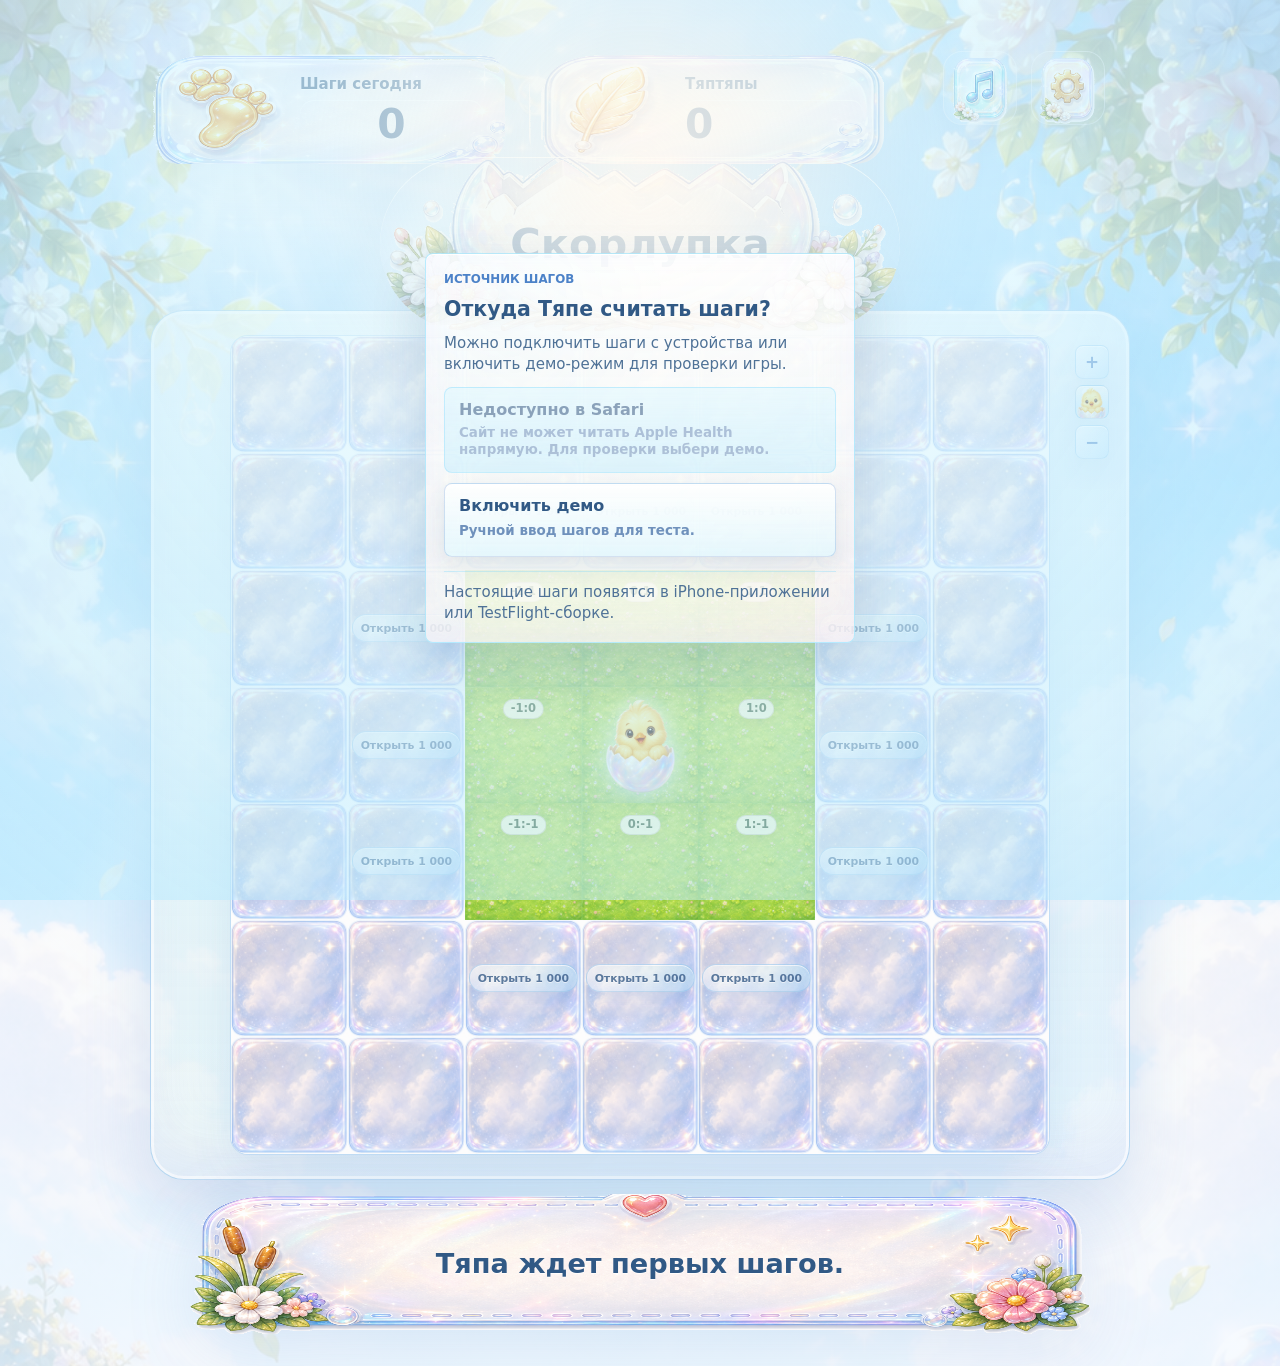
<file: index.html>
<!doctype html>
<html lang="ru">
  <head>
    <meta charset="UTF-8" />
    <meta name="viewport" content="width=device-width, initial-scale=1.0" />
    <title>Тяпа 1.3</title>
    <link rel="icon" type="image/png" href="assets/tyapa-hidden.png" />
    <link rel="preload" as="image" href="assets/ui/shell-home-interior-gag.png" />
    <link rel="stylesheet" href="styles.css?v=1.3.12" />
  </head>
  <body class="loading">
    <div class="loader" id="loader" role="status" aria-live="polite">
      <div class="loader-card">
        <div class="loader-scene" aria-hidden="true">
          <span class="loader-cloud loader-cloud-a"></span>
          <span class="loader-cloud loader-cloud-b"></span>
          <span class="loader-sun"></span>
          <span class="loader-hill loader-hill-back"></span>
          <span class="loader-hill loader-hill-front"></span>
          <span class="loader-path"></span>
          <span class="loader-reed loader-reed-a"></span>
          <span class="loader-reed loader-reed-b"></span>
          <span class="loader-leaf loader-leaf-a"></span>
          <span class="loader-leaf loader-leaf-b"></span>
          <div class="loader-egg">
            <img src="assets/tyapa-hidden.png" alt="" draggable="false" />
            <span class="loader-egg-shine"></span>
          </div>
          <div class="loader-trail">
            <span></span>
            <span></span>
            <span></span>
            <span></span>
            <span></span>
            <span></span>
            <span></span>
            <span></span>
          </div>
        </div>
        <div class="loader-copy">
          <p class="loader-title" id="loaderTitle">Мир просыпается рядом</p>
          <strong class="loader-progress" id="loaderProgress">0%</strong>
          <span class="loader-bar" aria-hidden="true"><span id="loaderBarFill"></span></span>
        </div>
      </div>
    </div>
    <section class="intro-cutscene" id="introCutscene" aria-label="Первое пробуждение Тяпы" hidden>
      <div class="intro-sky" aria-hidden="true">
        <span class="intro-cloud intro-cloud-a"></span>
        <span class="intro-cloud intro-cloud-b"></span>
        <span class="intro-pollen intro-pollen-a"></span>
        <span class="intro-pollen intro-pollen-b"></span>
        <span class="intro-pollen intro-pollen-c"></span>
      </div>
      <div class="intro-stage" aria-hidden="true">
        <span class="intro-backlight"></span>
        <span class="intro-ground"></span>
        <span class="intro-nest"></span>
        <div class="intro-egg">
          <span class="intro-shadow"></span>
          <span class="intro-egg-whole"></span>
          <span class="intro-egg-top"></span>
          <span class="intro-crack-glow"></span>
          <span class="intro-crack-line"></span>
          <span class="intro-impact"></span>
          <span class="intro-leaf"></span>
          <img class="intro-tyapa" src="assets/tyapa-hidden.png" alt="" draggable="false" />
        </div>
      </div>
      <button class="intro-skip" id="introSkipButton" type="button">Пропустить</button>
    </section>
    <main class="app">
      <section class="topbar" aria-label="Панель состояния">
        <div>
          <p class="eyebrow">уютный шагомер</p>
          <h1>Тяпа</h1>
        </div>
        <div class="top-actions">
          <button class="music-switch" id="soundButton" type="button" aria-label="Музыка" aria-pressed="false">
            <span class="switch-icon" aria-hidden="true">♪</span>
            <span class="switch-copy">Музыка</span>
            <span class="switch-state">Выкл</span>
          </button>
          <button class="icon-button" id="settingsButton" type="button" aria-label="Настройки" title="Настройки">
            ⚙
          </button>
        </div>
      </section>

      <section class="stats" aria-label="Счетчики">
        <article class="stat stat-steps inactive">
          <span>Шаги сегодня</span>
          <input id="stepsInput" class="step-input" type="text" inputmode="numeric" autocomplete="off" aria-label="Шаги сегодня" value="0" readonly />
        </article>
        <article class="stat accent stat-coins">
          <span>Тяптяпы</span>
          <input id="coins" class="coin-input" type="text" inputmode="numeric" autocomplete="off" aria-label="Тяптяпы" value="0" />
        </article>
      </section>

      <section class="step-panel" id="permissionPanel" hidden>
        <div>
          <h2>Доступ к шагам</h2>
          <p>
            Подключение проверяет шаги за сегодня и последние семь дней. Если системный мост здоровья недоступен,
            включится тестовое подтверждение для демо.
          </p>
        </div>
        <button id="grantStepsButton" type="button">Подключить Здоровье</button>
      </section>

      <section class="world-shell" aria-label="Игровой мир">
        <div class="world-header" hidden>
          <div>
            <h2>Карта мира</h2>
            <p id="positionLabel">0:0</p>
          </div>
          <button id="restButton" class="secondary" type="button">Скорлупка</button>
        </div>

        <button id="shellButton" class="shell-title-button" type="button" aria-label="Открыть скорлупку" aria-controls="shellHome" aria-expanded="false">
          <span>Скорлупка</span>
        </button>

        <div class="map-stage">
          <div class="map" id="map" aria-label="Карта 7 на 7"></div>
          <div class="zoom-controls" aria-label="Масштаб карты">
            <button id="zoomInButton" type="button" aria-label="Приблизить" title="Приблизить">+</button>
            <button id="centerTyapaButton" class="center-tyapa-button" type="button" aria-label="Центрировать карту на Тяпе" title="Центрировать на Тяпе">
              <img src="assets/tyapa-hidden.png" alt="" draggable="false" />
            </button>
            <button id="zoomOutButton" type="button" aria-label="Отдалить" title="Отдалить">−</button>
          </div>
          <button id="seedCancelButton" class="seed-cancel-button" type="button" hidden aria-label="Выйти из режима посева" title="Выйти из режима посева">
            <span class="seed-cancel-icon" aria-hidden="true">×</span>
            <span>Готово</span>
          </button>
          <section class="shell-home" id="shellHome" aria-label="Домик в скорлупке" hidden>
            <div class="shell-home-shell" aria-hidden="true">
              <span class="shell-crack shell-crack-left"></span>
              <span class="shell-crack shell-crack-right"></span>
            </div>
            <div class="shell-home-room">
              <div class="shell-room-glow" aria-hidden="true"></div>
              <button class="shell-close" id="shellCloseButton" type="button" aria-label="Вернуться к карте" title="Вернуться к карте">
                <span aria-hidden="true">←</span>
              </button>
              <div class="shell-seed-action">
                <button id="seedButton" class="seed-button" type="button" aria-pressed="false" title="&#1055;&#1086;&#1089;&#1077;&#1103;&#1090;&#1100; &#1089;&#1077;&#1084;&#1077;&#1085;&#1072; &#1085;&#1072; &#1090;&#1088;&#1086;&#1087;&#1080;&#1085;&#1082;&#1077;">
                  <span class="seed-icon" aria-hidden="true"></span>
                  <span class="seed-label">&#1055;&#1086;&#1089;&#1077;&#1103;&#1090;&#1100;</span>
                  <span class="seed-price"><span id="seedCost">5</span> &#1090;&#1103;&#1087;</span>
                </button>
              </div>
              <div class="shell-flight-skill">
                <button id="flightSkillButton" class="shell-skill-button" type="button" title="&#1055;&#1086;&#1083;&#1077;&#1090;">
                  <span class="skill-mark" aria-hidden="true"></span>
                  <span class="skill-name">&#1055;&#1086;&#1083;&#1077;&#1090;</span>
                  <strong>&#1091;&#1088;. <span id="flightLevel">0</span></strong>
                </button>
              </div>
              <section class="shell-collection" aria-label="Полочка с находками" aria-disabled="true">
                <h3><span aria-hidden="true">✦</span> Находки</h3>
                <div class="shell-items" id="shellItems"></div>
              </section>
              <section class="shell-diary" aria-label="Дневник Тяпы" aria-disabled="true">
                <h3><span aria-hidden="true">▤</span> Дневник</h3>
                <ol id="shellDiaryEntries"></ol>
              </section>
            </div>
          </section>
        </div>
        <p class="view-label" id="viewLabel" hidden>Окно: 0:0 / мир 365 x 365</p>

        <div class="controls" aria-label="Перемещение" hidden>
          <button class="joy joy-up" data-move="up" type="button" aria-label="Вверх">↑</button>
          <button class="joy joy-left" data-move="left" type="button" aria-label="Влево">←</button>
          <span class="joy-center" aria-hidden="true"></span>
          <button class="joy joy-right" data-move="right" type="button" aria-label="Вправо">→</button>
          <button class="joy joy-down" data-move="down" type="button" aria-label="Вниз">↓</button>
        </div>
      </section>

      <p class="message" id="message" role="status">Тяпа ждет первых шагов.</p>

      <section class="step-source-layer" id="stepSourceLayer" hidden>
        <article class="step-source-card" role="dialog" aria-modal="true" aria-labelledby="stepSourceTitle" aria-describedby="stepSourceText">
          <span class="step-source-kicker">Источник шагов</span>
          <h2 id="stepSourceTitle">Откуда Тяпе считать шаги?</h2>
          <p id="stepSourceText">Можно подключить шаги с устройства или включить демо-режим для проверки игры.</p>
          <div class="step-source-actions">
            <button id="deviceStepsButton" class="step-source-button primary" type="button">
              <strong>Дать доступ к шагам</strong>
              <span>Для телефона с подключенным мостом шагов.</span>
            </button>
            <button id="demoStepsButton" class="step-source-button" type="button">
              <strong>Включить демо</strong>
              <span>Ручной ввод шагов для теста.</span>
            </button>
          </div>
          <p class="step-source-hint" id="stepSourceHint">Это можно поменять позже в настройках.</p>
        </article>
      </section>

      <section class="tutorial-layer" id="tutorialLayer" hidden>
        <article class="tutorial-card" role="dialog" aria-live="polite" aria-labelledby="tutorialTitle">
          <span class="tutorial-kicker" id="tutorialKicker">Обучение</span>
          <h2 id="tutorialTitle">Первый шажок</h2>
          <p id="tutorialText">Тяпа покажет самое важное.</p>
          <div class="tutorial-actions">
            <button class="tutorial-skip" id="tutorialSkipButton" type="button">Пропустить</button>
            <button id="tutorialNextButton" type="button">Дальше</button>
          </div>
        </article>
      </section>
    </main>

    <dialog id="settingsDialog">
      <form method="dialog" class="settings">
        <div class="dialog-head">
          <h2>Настройки</h2>
          <button class="icon-button" value="close" aria-label="Закрыть" title="Закрыть">×</button>
        </div>
        <div class="settings-tabs" role="tablist" aria-label="Разделы настроек">
          <button id="settingsGeneralTab" class="settings-tab" type="button" role="tab" aria-selected="true" aria-controls="settingsGeneralPanel">Настройки</button>
          <button id="settingsStatsTab" class="settings-tab" type="button" role="tab" aria-selected="false" aria-controls="settingsStatsPanel">Статистика</button>
        </div>
        <section id="settingsGeneralPanel" class="settings-panel" role="tabpanel" aria-labelledby="settingsGeneralTab">
          <dl class="settings-list">
            <div class="audio-settings">
              <dt>Звук</dt>
              <dd>
                <button id="sfxToggle" class="settings-toggle" type="button" aria-pressed="true">Звуки: вкл</button>
                <button id="musicToggle" class="settings-toggle" type="button" aria-pressed="false">Музыка: выкл</button>
              </dd>
            </div>
            <div>
              <dt>Доступ к шагам</dt>
              <dd id="permissionStatus">не выдан</dd>
            </div>
            <div class="step-source-settings">
              <dt>Источник шагов</dt>
              <dd>
                <button id="deviceSourceToggle" class="settings-toggle" type="button" aria-pressed="false">Устройство</button>
                <button id="demoSourceToggle" class="settings-toggle" type="button" aria-pressed="false">Демо</button>
              </dd>
            </div>
            <div>
              <dt>Размер мира</dt>
              <dd>365 x 365</dd>
            </div>
            <div>
              <dt>Версия</dt>
              <dd>1.3 прототип</dd>
            </div>
          </dl>
        </section>
        <section id="settingsStatsPanel" class="settings-panel" role="tabpanel" aria-labelledby="settingsStatsTab" hidden>
          <dl class="settings-list statistics-list">
            <div>
              <dt>Тяптяпов сейчас</dt>
              <dd id="statCoinsCurrent">0</dd>
            </div>
            <div>
              <dt>Всего тяптяпов</dt>
              <dd id="statTotalTyaptyaps">0</dd>
            </div>
            <div>
              <dt>На открытие клеток</dt>
              <dd id="statSpentOpenCells">0</dd>
            </div>
            <div>
              <dt>На полеты</dt>
              <dd id="statSpentFlights">0</dd>
            </div>
            <div>
              <dt>На переходы</dt>
              <dd id="statSpentWalking">0</dd>
            </div>
            <div>
              <dt>На посев</dt>
              <dd id="statSpentSeeding">0</dd>
            </div>
            <div>
              <dt>Открыто клеток</dt>
              <dd id="statOpenCells">0</dd>
            </div>
            <div>
              <dt>Полетов</dt>
              <dd id="statFlightsCount">0</dd>
            </div>
            <div>
              <dt>Начислено за 7 дней</dt>
              <dd id="statRecentTyaptyaps">0</dd>
            </div>
            <div>
              <dt>Последнее начисление</dt>
              <dd id="statLastSettlement">пока нет</dd>
            </div>
          </dl>
          <section class="achievement-list" aria-label="Достижения">
            <div id="achievementList"></div>
          </section>
        </section>
        <button id="resetButton" class="danger" type="button">Сбросить прогресс</button>
      </form>
    </dialog>

    <script src="app.js?v=1.3.12"></script>
  </body>
</html>
</file>
<file: styles.css>
:root {
  color-scheme: light;
  --ink: #243034;
  --muted: #68777c;
  --paper: #fff8eb;
  --panel: #ffffff;
  --field: #b9df9a;
  --water: #8cc9e8;
  --forest: #86b77b;
  --closed: #d8d0c0;
  --line: rgba(36, 48, 52, 0.14);
  --accent: #f0b43f;
  --accent-strong: #d98923;
  --danger: #b64242;
  font-family: Inter, ui-sans-serif, system-ui, -apple-system, BlinkMacSystemFont, "Segoe UI", sans-serif;
}

.shell-collection,
.shell-diary {
  pointer-events: none;
}

/* GAG redesign: Gloss And Glass art direction overrides */
:root {
  --ink: #315f9d;
  --muted: #6f91bc;
  --paper: #fffaf1;
  --panel: rgba(255, 255, 255, 0.66);
  --field: #bde987;
  --water: #69d5ff;
  --forest: #75c976;
  --closed: #eef4ff;
  --line: rgba(126, 182, 232, 0.3);
  --accent: #ffd96a;
  --accent-strong: #4c82c8;
  --danger: #df6375;
}

body {
  background:
    radial-gradient(circle at 18% 9%, rgba(255, 255, 255, 0.72), transparent 18%),
    radial-gradient(circle at 88% 18%, rgba(247, 169, 200, 0.18), transparent 18%),
    linear-gradient(180deg, rgba(221, 247, 255, 0.38), rgba(243, 247, 255, 0.72)),
    url("assets/backgrounds/screen-background-open-sky.png") center top / cover,
    #aee7ff;
}

button {
  background:
    linear-gradient(135deg, rgba(255, 255, 255, 0.78), rgba(174, 231, 255, 0.48)),
    linear-gradient(180deg, rgba(255, 255, 255, 0.56), rgba(126, 182, 232, 0.32));
  border: 1px solid rgba(126, 182, 232, 0.46);
  box-shadow:
    inset 0 1px 0 rgba(255, 255, 255, 0.86),
    inset 0 -8px 18px rgba(183, 184, 240, 0.18),
    0 12px 26px rgba(76, 130, 200, 0.16);
  color: #4c82c8;
}

button:hover {
  box-shadow:
    inset 0 1px 0 rgba(255, 255, 255, 0.95),
    inset 0 -8px 18px rgba(183, 184, 240, 0.2),
    0 16px 30px rgba(76, 130, 200, 0.22);
}

.loader {
  background:
    radial-gradient(circle at 50% 30%, rgba(255, 255, 255, 0.62), transparent 30%),
    linear-gradient(180deg, rgba(221, 247, 255, 0.94), rgba(243, 247, 255, 0.9)),
    url("assets/backgrounds/screen-background-open-sky.png") center top / cover,
    #dff7ff;
}

.loader::before {
  background:
    radial-gradient(circle at 14% 16%, rgba(255, 255, 255, 0.86) 0 1px, transparent 2px),
    radial-gradient(circle at 78% 30%, rgba(255, 255, 255, 0.86) 0 1px, transparent 2px),
    linear-gradient(115deg, transparent 0 34%, rgba(255, 255, 255, 0.34) 35% 37%, transparent 38% 100%);
}

.loader-card {
  color: #4c82c8;
  gap: 20px;
}

.loader-scene {
  background:
    radial-gradient(circle at 50% 62%, rgba(255, 255, 255, 0.86), transparent 22%),
    radial-gradient(ellipse at 50% 80%, rgba(105, 213, 255, 0.52), transparent 44%),
    linear-gradient(180deg, rgba(255, 255, 255, 0.42), rgba(221, 247, 255, 0.6));
  border: 1px solid rgba(126, 182, 232, 0.58);
  border-radius: 30px;
  box-shadow:
    inset 0 0 0 2px rgba(255, 255, 255, 0.78),
    inset 0 -18px 36px rgba(183, 184, 240, 0.2),
    0 24px 64px rgba(76, 130, 200, 0.24);
}

.loader-cloud,
.intro-cloud {
  background: rgba(255, 255, 255, 0.9);
  box-shadow:
    22px -8px 0 5px rgba(255, 255, 255, 0.76),
    46px 0 0 0 rgba(255, 255, 255, 0.68),
    0 0 18px rgba(255, 255, 255, 0.72);
}

.loader-sun {
  background:
    radial-gradient(circle at 38% 32%, #fff 0 14%, #fff3b4 15% 44%, rgba(255, 217, 106, 0.2) 45% 100%);
  box-shadow: 0 0 36px rgba(255, 255, 255, 0.8), 0 0 70px rgba(255, 217, 106, 0.38);
}

.loader-hill {
  background: rgba(169, 216, 110, 0.28);
  filter: blur(2px);
}

.loader-path {
  background:
    radial-gradient(circle at 50% 20%, rgba(255, 255, 255, 0.45), transparent 18%),
    linear-gradient(180deg, rgba(105, 213, 255, 0.64), rgba(126, 182, 232, 0.2));
  box-shadow: inset 0 10px 18px rgba(255, 255, 255, 0.4);
}

.loader-reed {
  background: #a9d86e;
}

.loader-leaf,
.intro-leaf {
  background:
    linear-gradient(135deg, rgba(255, 255, 255, 0.58), transparent 42%),
    #a9d86e;
  border-color: rgba(126, 182, 232, 0.18);
}

.loader-egg {
  width: 42%;
}

.loader-egg img {
  filter:
    drop-shadow(0 18px 18px rgba(76, 130, 200, 0.18))
    drop-shadow(0 0 12px rgba(255, 255, 255, 0.7));
}

.loader-trail span {
  background: #ffd96a;
  box-shadow:
    7px -6px 0 -4px #ffd96a,
    -7px -6px 0 -4px #ffd96a,
    0 0 12px rgba(255, 255, 255, 0.7);
}

.loader-copy {
  background: rgba(255, 255, 255, 0.58);
  border: 1px solid rgba(126, 182, 232, 0.42);
  border-radius: 24px;
  box-shadow:
    inset 0 0 0 1px rgba(255, 255, 255, 0.74),
    0 18px 42px rgba(76, 130, 200, 0.18);
}

.loader-title {
  color: #4c82c8;
}

.loader-progress {
  color: #315f9d;
  text-shadow: 0 1px 0 rgba(255, 255, 255, 0.72);
}

.loader-bar {
  background: rgba(126, 182, 232, 0.2);
  box-shadow: inset 0 0 0 1px rgba(255, 255, 255, 0.72);
}

.loader-bar span {
  background: linear-gradient(90deg, #aee7ff, #dccbff, #ffd96a, #f7a9c8);
  box-shadow: 0 0 18px rgba(255, 255, 255, 0.9);
}

.intro-cutscene {
  background:
    radial-gradient(circle at 50% 28%, rgba(255, 255, 255, 0.7), transparent 26%),
    linear-gradient(180deg, rgba(221, 247, 255, 0.96), rgba(243, 247, 255, 0.9)),
    url("assets/backgrounds/screen-background-open-sky.png") center top / cover,
    #dff7ff;
}

.intro-backlight {
  background: radial-gradient(circle, rgba(255, 255, 255, 0.8) 0 12%, rgba(174, 231, 255, 0.36) 28%, transparent 66%);
}

.intro-ground {
  background:
    radial-gradient(ellipse at 50% 45%, rgba(255, 255, 255, 0.58) 0 15%, transparent 16%),
    radial-gradient(ellipse at 50% 70%, rgba(105, 213, 255, 0.22) 0 38%, transparent 39%);
}

.intro-nest {
  background:
    radial-gradient(ellipse at 50% 80%, rgba(255, 255, 255, 0.46) 0 34%, transparent 35%),
    repeating-linear-gradient(166deg, rgba(255, 217, 106, 0.64) 0 7px, rgba(247, 169, 200, 0.36) 8px 13px, transparent 14px 22px),
    repeating-linear-gradient(18deg, rgba(126, 182, 232, 0.34) 0 6px, transparent 7px 16px);
  filter: drop-shadow(0 16px 22px rgba(76, 130, 200, 0.16));
}

.intro-egg-whole,
.intro-egg-top {
  filter:
    drop-shadow(0 18px 20px rgba(76, 130, 200, 0.16))
    drop-shadow(0 0 16px rgba(255, 255, 255, 0.6));
}

.intro-crack-glow {
  background: radial-gradient(ellipse, rgba(255, 255, 255, 0.92) 0 22%, rgba(174, 231, 255, 0.44) 52%, transparent 73%);
}

.intro-skip {
  background: rgba(255, 255, 255, 0.62);
  border-color: rgba(126, 182, 232, 0.46);
  color: #4c82c8;
}

.topbar {
  top: 54px;
}

.top-actions {
  gap: 14px;
}

.icon-button,
.music-switch {
  filter:
    drop-shadow(0 12px 22px rgba(76, 130, 200, 0.18))
    drop-shadow(0 0 8px rgba(255, 255, 255, 0.48));
}

.icon-button.active,
.music-switch.active {
  background: url("assets/ui/sliced/music-button.png") center / contain no-repeat;
}

.stats {
  gap: 18px;
}

.stat {
  filter:
    drop-shadow(0 12px 22px rgba(76, 130, 200, 0.16))
    drop-shadow(0 0 8px rgba(255, 255, 255, 0.6));
}

.stat span {
  color: #4c82c8;
  text-shadow: 0 1px 0 rgba(255, 255, 255, 0.8);
}

.stat strong,
.coin-input,
.step-input {
  color: #315f9d;
  text-shadow: 0 1px 0 rgba(255, 255, 255, 0.76);
}

.coin-input:focus,
.step-input:focus {
  outline-color: rgba(126, 182, 232, 0.72);
}

.step-panel,
.settings,
.tutorial-card,
.dialogue-bubble {
  background: rgba(255, 255, 255, 0.68);
  border: 1px solid rgba(126, 182, 232, 0.38);
  border-radius: 24px;
  box-shadow:
    inset 0 0 0 1px rgba(255, 255, 255, 0.7),
    0 18px 42px rgba(76, 130, 200, 0.16);
}

input {
  background: rgba(255, 255, 255, 0.72);
  border-color: rgba(126, 182, 232, 0.38);
  border-radius: 16px;
  color: #315f9d;
}

.world-shell {
  background:
    radial-gradient(circle at 50% 0%, rgba(255, 255, 255, 0.74), transparent 30%),
    linear-gradient(180deg, rgba(255, 255, 255, 0.58), rgba(221, 247, 255, 0.36));
  border: 1px solid rgba(126, 182, 232, 0.48);
  border-radius: 42px;
  box-shadow:
    inset 0 0 0 2px rgba(255, 255, 255, 0.68),
    inset 0 -22px 42px rgba(183, 184, 240, 0.16),
    0 26px 70px rgba(76, 130, 200, 0.22);
}

.world-shell::before {
  color: #4c82c8;
  content: "Скорлупка";
  filter:
    drop-shadow(0 18px 24px rgba(76, 130, 200, 0.18))
    drop-shadow(0 0 12px rgba(255, 255, 255, 0.7));
  text-shadow:
    0 1px 0 rgba(255, 255, 255, 0.9),
    0 0 16px rgba(174, 231, 255, 0.6);
}

.shell-map-button {
  background:
    radial-gradient(circle at 34% 26%, rgba(255, 255, 255, 0.86) 0 18%, transparent 19%),
    linear-gradient(145deg, rgba(255, 255, 255, 0.68), rgba(174, 231, 255, 0.36));
  border: 1px solid rgba(126, 182, 232, 0.5);
  box-shadow:
    inset 0 0 0 2px rgba(255, 255, 255, 0.78),
    0 16px 30px rgba(76, 130, 200, 0.2);
}

.shell-button-icon,
.tyapa-sprite,
.tyapa-traveler img,
.intro-tyapa {
  filter:
    drop-shadow(0 12px 18px rgba(76, 130, 200, 0.2))
    drop-shadow(0 0 8px rgba(255, 255, 255, 0.72));
}

.map {
  background:
    linear-gradient(135deg, rgba(255, 255, 255, 0.45), rgba(221, 247, 255, 0.2));
  border: 1px solid rgba(126, 182, 232, 0.44);
  border-radius: 28px;
  box-shadow:
    inset 0 0 0 2px rgba(255, 255, 255, 0.56),
    0 18px 44px rgba(76, 130, 200, 0.18);
}

.tile::after {
  display: none;
}

.tile.current {
  filter: none;
}

.zoom-controls {
  right: -58px;
}

.zoom-controls button,
.open-button,
.settings-toggle {
  background:
    radial-gradient(circle at 34% 28%, rgba(255, 255, 255, 0.82) 0 16%, transparent 17%),
    linear-gradient(145deg, rgba(255, 255, 255, 0.7), rgba(174, 231, 255, 0.42));
  border: 1px solid rgba(126, 182, 232, 0.5);
  color: #4c82c8;
}

.open-button.affordable,
.open-button.corner-open {
  background:
    radial-gradient(circle at 34% 28%, rgba(255, 255, 255, 0.86) 0 16%, transparent 17%),
    linear-gradient(145deg, rgba(255, 217, 106, 0.86), rgba(247, 169, 200, 0.44));
  color: #315f9d;
}

.open-button.muted {
  background: rgba(255, 255, 255, 0.44);
  color: rgba(76, 130, 200, 0.56);
}

.trail {
  --trail-core: rgba(255, 239, 194, 0.72);
  --trail-edge: rgba(205, 222, 128, 0.52);
  --trail-shadow: rgba(130, 176, 82, 0.12);
  --trail-spark: rgba(255, 255, 250, 0.78);
  --trail-pearl: rgba(220, 203, 255, 0.58);
  --trail-gold: rgba(255, 217, 106, 0.4);
}

.trail-weak {
  --trail-core: rgba(255, 239, 194, 0.26);
  --trail-edge: rgba(205, 222, 128, 0.18);
  --trail-pearl: rgba(220, 203, 255, 0.2);
  --trail-gold: rgba(255, 217, 106, 0.14);
}

.trail-light {
  --trail-core: rgba(255, 239, 194, 0.48);
  --trail-edge: rgba(205, 222, 128, 0.32);
  --trail-pearl: rgba(220, 203, 255, 0.34);
  --trail-gold: rgba(255, 217, 106, 0.22);
}

.trail-medium {
  --trail-core: rgba(255, 239, 194, 0.66);
  --trail-edge: rgba(205, 222, 128, 0.48);
  --trail-pearl: rgba(220, 203, 255, 0.48);
  --trail-gold: rgba(255, 217, 106, 0.32);
}

.trail-strong {
  --trail-core: rgba(255, 239, 194, 0.82);
  --trail-edge: rgba(205, 222, 128, 0.56);
  --trail-pearl: rgba(220, 203, 255, 0.58);
  --trail-gold: rgba(255, 217, 106, 0.4);
}

.biome-blend {
  filter: blur(clamp(7px, 0.95vw, 12px));
  mix-blend-mode: screen;
}

.detail-reeds,
.detail-shrubs {
  filter: saturate(1.2) brightness(1.08);
}

.duck {
  animation: gagTyapaIdle 2.8s ease-in-out infinite;
}

.duck.resting {
  animation: gagShellRest 3.2s ease-in-out infinite;
}

.tyapa-sprite {
  max-height: 118px;
}

.tyapa-traveler img {
  height: 86%;
  max-height: 118px;
  max-width: 78%;
}

.map-character-sprite {
  filter:
    drop-shadow(0 10px 14px rgba(76, 130, 200, 0.18))
    drop-shadow(0 0 7px rgba(255, 255, 255, 0.64));
}

.dialogue-overlay {
  color: #315f9d;
}

.dialogue-bubble {
  color: #315f9d;
}

.character-portrait span {
  background:
    radial-gradient(ellipse at 38% 20%, rgba(255, 255, 255, 0.7) 0 16%, transparent 17%),
    linear-gradient(145deg, rgba(221, 247, 255, 0.88), rgba(220, 203, 255, 0.58));
  border-color: rgba(126, 182, 232, 0.42);
}

.family-overlay {
  background: #f3f7ff;
}

.family-continue {
  background:
    linear-gradient(145deg, rgba(255, 255, 255, 0.82), rgba(174, 231, 255, 0.5));
  color: #4c82c8;
}

.message {
  color: #315f9d;
  filter:
    drop-shadow(0 18px 32px rgba(76, 130, 200, 0.18))
    drop-shadow(0 0 8px rgba(255, 255, 255, 0.62));
  text-shadow: 0 1px 0 rgba(255, 255, 255, 0.78);
}

.shell-home {
  background:
    radial-gradient(circle at 50% 18%, rgba(255, 255, 255, 0.78), transparent 26%),
    radial-gradient(ellipse at 50% 78%, rgba(105, 213, 255, 0.18), transparent 44%),
    linear-gradient(180deg, rgba(221, 247, 255, 0.78), rgba(243, 247, 255, 0.86));
  border-radius: 28px;
}

.shell-home::before,
.shell-home::after {
  content: "";
  pointer-events: none;
  position: absolute;
  z-index: 0;
}

.shell-home::before {
  background:
    radial-gradient(circle at 22% 76%, rgba(247, 169, 200, 0.26), transparent 15%),
    radial-gradient(circle at 80% 18%, rgba(174, 231, 255, 0.28), transparent 14%);
  inset: 0;
}

.shell-home::after {
  background:
    radial-gradient(circle at 12% 22%, rgba(255, 255, 255, 0.9) 0 1px, transparent 2px),
    radial-gradient(circle at 72% 30%, rgba(255, 255, 255, 0.9) 0 1px, transparent 2px),
    radial-gradient(circle at 86% 78%, rgba(255, 255, 255, 0.8) 0 1px, transparent 2px);
  inset: 0;
}

.shell-home-shell {
  background:
    radial-gradient(ellipse at 44% 22%, rgba(255, 255, 255, 0.92) 0 16%, transparent 17%),
    radial-gradient(circle at 28% 58%, rgba(174, 231, 255, 0.22) 0 4%, transparent 5%),
    radial-gradient(circle at 70% 44%, rgba(247, 169, 200, 0.18) 0 5%, transparent 6%),
    linear-gradient(125deg, rgba(255, 255, 255, 0.96), rgba(221, 247, 255, 0.72), rgba(220, 203, 255, 0.62));
  border-color: rgba(255, 255, 255, 0.76);
  box-shadow:
    inset -22px -28px 0 rgba(183, 184, 240, 0.12),
    inset 16px 14px 0 rgba(255, 255, 255, 0.42),
    0 28px 54px rgba(76, 130, 200, 0.22);
}

.shell-home-room {
  background:
    radial-gradient(ellipse at 50% 83%, rgba(169, 216, 110, 0.22) 0 19%, transparent 20%),
    radial-gradient(ellipse at 50% 58%, rgba(255, 255, 255, 0.76) 0 35%, rgba(221, 247, 255, 0.64) 69%, rgba(220, 203, 255, 0.28));
  box-shadow:
    inset 0 0 0 2px rgba(255, 255, 255, 0.56),
    inset 0 -22px 40px rgba(183, 184, 240, 0.18);
}

.shell-home-room::before {
  background:
    linear-gradient(90deg, transparent, rgba(126, 182, 232, 0.18), transparent),
    radial-gradient(ellipse at 50% 100%, rgba(105, 213, 255, 0.2) 0 28%, transparent 29%);
}

.shell-room-glow {
  background:
    radial-gradient(circle at 50% 22%, rgba(255, 255, 255, 0.82) 0 12%, transparent 34%),
    radial-gradient(ellipse at 50% 62%, rgba(174, 231, 255, 0.32) 0 28%, transparent 60%);
}

.shell-close {
  background:
    radial-gradient(circle at 38% 30%, rgba(255, 255, 255, 0.9) 0 16%, transparent 17%),
    linear-gradient(145deg, rgba(221, 247, 255, 0.88), rgba(220, 203, 255, 0.6));
  border: 1px solid rgba(126, 182, 232, 0.42);
  color: #4c82c8;
}

.shell-nest::before {
  background: radial-gradient(ellipse at 50% 58%, rgba(76, 130, 200, 0.14) 0 52%, transparent 54%);
}

.seed-button {
  background:
    radial-gradient(circle at 26% 18%, rgba(255, 255, 255, 0.82) 0 8%, transparent 9%),
    linear-gradient(145deg, rgba(255, 255, 255, 0.72), rgba(169, 216, 110, 0.46));
  border-color: rgba(126, 182, 232, 0.44);
  border-radius: 18px;
  color: #315f9d;
}

.seed-button.active {
  background:
    radial-gradient(circle at 26% 18%, rgba(255, 255, 255, 0.82) 0 8%, transparent 9%),
    linear-gradient(145deg, rgba(221, 247, 255, 0.84), rgba(255, 217, 106, 0.54));
  color: #315f9d;
}

.seed-icon {
  background:
    radial-gradient(ellipse at 42% 34%, #fff 0 17%, transparent 18%),
    radial-gradient(ellipse at 48% 56%, #ffd96a 0 58%, #f6a23a 61% 100%);
}

.shell-room-title {
  color: #4c82c8;
}

.shell-room-title span,
.shell-collection,
.shell-diary {
  background: rgba(255, 255, 255, 0.62);
  border: 1px solid rgba(126, 182, 232, 0.38);
  border-radius: 20px;
  box-shadow:
    inset 0 0 0 1px rgba(255, 255, 255, 0.72),
    0 14px 26px rgba(76, 130, 200, 0.14);
  color: #315f9d;
}

.shell-items::after {
  background: linear-gradient(180deg, rgba(174, 231, 255, 0.52), rgba(126, 182, 232, 0.34));
}

.shell-item-icon {
  border-color: rgba(126, 182, 232, 0.28);
  box-shadow:
    inset 0 2px 0 rgba(255, 255, 255, 0.66),
    inset -4px -5px 0 rgba(183, 184, 240, 0.14);
}

.shell-diary-entry {
  border-top-color: rgba(126, 182, 232, 0.22);
}

.shell-diary-entry time,
.shell-empty {
  color: rgba(49, 95, 157, 0.62);
}

.tutorial-layer.is-blocking {
  background: rgba(76, 130, 200, 0.14);
  backdrop-filter: blur(5px);
}

.tutorial-kicker {
  color: #4c82c8;
}

.tutorial-card p {
  color: #5f79a5;
}

.tutorial-skip {
  background: rgba(255, 255, 255, 0.56);
  color: #4c82c8;
}

.map.tutorial-focus,
.stats.tutorial-focus .stat,
.zoom-controls.tutorial-focus,
.seed-button.tutorial-focus {
  outline-color: rgba(255, 255, 255, 0.95);
  box-shadow: 0 0 0 5px rgba(174, 231, 255, 0.42), 0 0 28px rgba(255, 255, 255, 0.78);
}

.tile.tutorial-target::before,
.map.seed-mode .tile.seedable::before {
  border-color: rgba(255, 255, 255, 0.98);
  box-shadow:
    0 0 0 3px rgba(174, 231, 255, 0.52),
    0 0 28px rgba(255, 255, 255, 0.76);
}

dialog::backdrop {
  background: rgba(76, 130, 200, 0.24);
  backdrop-filter: blur(8px);
}

.settings-toggle[aria-pressed="true"] {
  background:
    radial-gradient(circle at 34% 28%, rgba(255, 255, 255, 0.82) 0 16%, transparent 17%),
    linear-gradient(145deg, rgba(174, 231, 255, 0.82), rgba(169, 216, 110, 0.46));
  color: #315f9d;
}

.danger {
  background:
    linear-gradient(145deg, rgba(255, 255, 255, 0.78), rgba(247, 169, 200, 0.42));
  color: #df6375;
}

@keyframes gagTyapaIdle {
  0%, 100% {
    transform: translateY(0) scale(1);
  }

  50% {
    transform: translateY(-3px) scale(1.015);
  }
}

@keyframes gagShellRest {
  0%, 100% {
    transform: translateY(0) rotate(-1deg);
  }

  50% {
    transform: translateY(-2px) rotate(1deg);
  }
}

@media (max-width: 640px) {
  .topbar {
    top: auto;
  }

  .icon-button,
  .music-switch {
    width: 48px;
  }

  .stat {
    min-height: 62px;
    padding: 13px 8px 8px 63px;
  }

  .stat-steps {
    padding-left: 62px;
  }

  .world-shell {
    border-radius: 24px;
    margin-top: 58px;
    padding: 9px;
  }

  .world-shell::before {
    height: 80px;
    top: -72px;
    width: min(248px, 68vw);
  }

  .map {
    border-radius: 18px;
  }

  .message {
    min-height: 78px;
    padding: 18px 32px 17px;
  }

  .shell-home {
    border-radius: 18px;
  }
}

* {
  box-sizing: border-box;
}

[hidden] {
  display: none !important;
}

body {
  margin: 0;
  min-height: 100vh;
  background:
    linear-gradient(180deg, rgba(255, 255, 255, 0.08), rgba(237, 187, 105, 0.24)),
    url("assets/backgrounds/screen-background-open-sky.png") center top / cover,
    #9fdaf4;
  color: var(--ink);
  overflow-x: hidden;
}

body.loading .app {
  visibility: hidden;
}

body.intro-playing {
  overflow: hidden;
}

.loader {
  align-items: center;
  background:
    linear-gradient(180deg, rgba(130, 205, 235, 0.92) 0 44%, rgba(189, 223, 148, 0.95) 45% 100%),
    url("assets/backgrounds/screen-background-open-sky.png") center top / cover,
    #dff4ff;
  display: grid;
  inset: 0;
  justify-items: center;
  overflow: hidden;
  opacity: 1;
  padding: 24px;
  position: fixed;
  transition: opacity 0.38s ease, visibility 0.38s ease;
  visibility: visible;
  z-index: 1000;
}

.loader::before {
  background:
    linear-gradient(135deg, rgba(255, 250, 229, 0.46) 0 18%, transparent 18% 100%),
    linear-gradient(45deg, transparent 0 34%, rgba(255, 255, 255, 0.2) 34% 36%, transparent 36% 100%);
  content: "";
  inset: 0;
  opacity: 0.72;
  position: absolute;
  pointer-events: none;
}

.loader.done {
  opacity: 0;
  pointer-events: none;
  visibility: hidden;
}

.loader-card {
  align-items: center;
  color: #5a3219;
  display: grid;
  gap: 18px;
  justify-items: center;
  position: relative;
  text-align: center;
  width: min(430px, calc(100vw - 40px));
  z-index: 1;
}

.loader-scene {
  aspect-ratio: 1.16 / 1;
  background:
    linear-gradient(180deg, rgba(133, 207, 236, 0.78) 0 44%, rgba(186, 224, 143, 0.95) 45% 100%);
  border: 2px solid rgba(255, 250, 231, 0.62);
  border-radius: 8px;
  box-shadow:
    inset 0 0 0 1px rgba(81, 117, 78, 0.08),
    0 22px 58px rgba(80, 95, 72, 0.22);
  overflow: hidden;
  position: relative;
  width: min(350px, 82vw);
}

.loader-cloud,
.intro-cloud {
  background: rgba(255, 255, 255, 0.86);
  border-radius: 999px;
  box-shadow:
    22px -8px 0 5px rgba(255, 255, 255, 0.78),
    46px 0 0 0 rgba(255, 255, 255, 0.72);
  height: 20px;
  position: absolute;
  width: 46px;
}

.loader-cloud-a {
  animation: loaderCloud 7.2s ease-in-out infinite;
  left: 10%;
  top: 16%;
}

.loader-cloud-b {
  animation: loaderCloud 8.4s ease-in-out infinite reverse;
  right: 19%;
  scale: 0.72;
  top: 25%;
}

.loader-sun {
  background:
    radial-gradient(circle at 38% 34%, #fff8cc 0 18%, #f2c65b 19% 68%, rgba(242, 198, 91, 0.16) 70% 100%);
  border-radius: 50%;
  height: 58px;
  position: absolute;
  right: 12%;
  top: 12%;
  width: 58px;
}

.loader-hill {
  border-radius: 50% 50% 0 0 / 100% 100% 0 0;
  bottom: 23%;
  height: 36%;
  position: absolute;
}

.loader-hill-back {
  background: rgba(130, 182, 111, 0.8);
  left: -12%;
  width: 76%;
}

.loader-hill-front {
  background: rgba(99, 165, 104, 0.72);
  right: -20%;
  width: 88%;
}

.loader-path {
  background:
    linear-gradient(90deg, transparent 0 8%, rgba(116, 81, 42, 0.12) 9% 12%, transparent 13% 100%),
    linear-gradient(180deg, #e9c98c, #c6924f);
  border-radius: 48% 52% 0 0 / 100% 100% 0 0;
  bottom: -6%;
  box-shadow: inset 0 12px 0 rgba(255, 255, 255, 0.16);
  height: 45%;
  left: 34%;
  position: absolute;
  transform: perspective(170px) rotateX(48deg);
  transform-origin: 50% 100%;
  width: 32%;
}

.loader-reed {
  background: #477f4a;
  border-radius: 999px;
  bottom: 17%;
  height: 42px;
  position: absolute;
  transform-origin: 50% 100%;
  width: 4px;
}

.loader-reed::before,
.loader-reed::after {
  background: #5d9852;
  border-radius: 999px 999px 0 999px;
  content: "";
  height: 22px;
  position: absolute;
  top: 10px;
  width: 9px;
}

.loader-reed::before {
  right: 1px;
  transform: rotate(-44deg);
  transform-origin: 100% 100%;
}

.loader-reed::after {
  left: 1px;
  transform: rotate(42deg);
  transform-origin: 0 100%;
}

.loader-reed-a {
  left: 15%;
  transform: rotate(-8deg);
}

.loader-reed-b {
  right: 17%;
  transform: rotate(9deg) scale(0.86);
}

.loader-leaf,
.intro-leaf {
  background:
    linear-gradient(135deg, rgba(255, 255, 255, 0.38), transparent 42%),
    #6fb36d;
  border: 1px solid rgba(48, 91, 49, 0.22);
  border-radius: 90% 6% 78% 16%;
  box-shadow: inset -5px -5px 0 rgba(43, 105, 49, 0.13);
  height: 28px;
  position: absolute;
  width: 42px;
}

.loader-leaf::after,
.intro-leaf::after {
  background: rgba(49, 97, 42, 0.42);
  border-radius: 999px;
  content: "";
  height: 2px;
  left: 8px;
  position: absolute;
  top: 13px;
  transform: rotate(-20deg);
  width: 26px;
}

.loader-leaf-a {
  animation: loaderLeaf 4.8s ease-in-out infinite;
  left: 16%;
  top: 37%;
}

.loader-leaf-b {
  animation: loaderLeaf 5.7s ease-in-out infinite reverse;
  right: 14%;
  top: 51%;
  transform: scale(0.72) rotate(22deg);
}

.loader-egg {
  animation: loaderEggBob 2.2s ease-in-out infinite;
  bottom: 16%;
  display: grid;
  left: 50%;
  place-items: center;
  position: absolute;
  transform: translateX(-50%);
  width: 34%;
  z-index: 3;
}

.loader-egg img {
  display: block;
  filter: drop-shadow(0 14px 16px rgba(77, 77, 50, 0.26));
  width: 100%;
}

.loader-egg-shine {
  background: rgba(255, 255, 255, 0.55);
  border-radius: 50%;
  height: 18%;
  left: 28%;
  position: absolute;
  top: 17%;
  transform: rotate(-18deg);
  width: 12%;
}

.loader-trail {
  inset: 0;
  position: absolute;
  z-index: 4;
}

.loader-trail span {
  --x: 50%;
  --y: 50%;
  --r: 0deg;
  animation: pawStep 1.45s ease-in-out infinite;
  background: #d98923;
  border-radius: 56% 44% 58% 42%;
  box-shadow:
    7px -6px 0 -4px #d98923,
    -7px -6px 0 -4px #d98923;
  height: 14px;
  left: var(--x);
  opacity: 0.28;
  position: absolute;
  top: var(--y);
  transform: translate(-50%, -50%) rotate(var(--r));
  transform-origin: 50% 50%;
  width: 14px;
}

.loader-trail span:nth-child(1) { --x: 38%; --y: 83%; --r: -18deg; animation-delay: 0s; }
.loader-trail span:nth-child(2) { --x: 56%; --y: 78%; --r: 12deg; animation-delay: 0.12s; }
.loader-trail span:nth-child(3) { --x: 42%; --y: 70%; --r: -14deg; animation-delay: 0.24s; }
.loader-trail span:nth-child(4) { --x: 58%; --y: 64%; --r: 14deg; animation-delay: 0.36s; }
.loader-trail span:nth-child(5) { --x: 45%; --y: 57%; --r: -12deg; animation-delay: 0.48s; }
.loader-trail span:nth-child(6) { --x: 57%; --y: 51%; --r: 13deg; animation-delay: 0.6s; }
.loader-trail span:nth-child(7) { --x: 47%; --y: 45%; --r: -8deg; animation-delay: 0.72s; }
.loader-trail span:nth-child(8) { --x: 54%; --y: 40%; --r: 9deg; animation-delay: 0.84s; }

@keyframes pawStep {
  0%, 100% {
    opacity: 0.26;
    scale: 0.78;
  }

  45% {
    opacity: 1;
    scale: 1;
  }
}

.loader-copy {
  align-items: center;
  background: rgba(255, 248, 235, 0.84);
  border: 1px solid rgba(122, 86, 26, 0.1);
  border-radius: 8px;
  box-shadow: 0 16px 34px rgba(82, 95, 76, 0.14);
  display: grid;
  gap: 8px;
  justify-items: center;
  padding: 14px 18px 16px;
  width: min(340px, 100%);
}

.loader-title {
  font-size: 1.05rem;
  font-weight: 900;
}

.loader-progress {
  font-size: 1.6rem;
  font-variant-numeric: tabular-nums;
  line-height: 1;
}

.loader-bar {
  background: rgba(93, 127, 70, 0.18);
  border-radius: 999px;
  display: block;
  height: 8px;
  overflow: hidden;
  width: min(220px, 74vw);
}

.loader-bar span {
  background: linear-gradient(90deg, #71b36b, #f0b43f);
  border-radius: inherit;
  display: block;
  height: 100%;
  transition: width 0.24s ease;
  width: 0%;
}

.intro-cutscene {
  align-items: center;
  background:
    linear-gradient(180deg, rgba(137, 211, 240, 0.96) 0 53%, rgba(176, 221, 132, 0.98) 54% 100%),
    url("assets/backgrounds/screen-background-open-sky.png") center top / cover,
    #dff4ff;
  --intro-duration: 6.4s;
  display: grid;
  inset: 0;
  justify-items: center;
  opacity: 0;
  overflow: hidden;
  padding: 24px;
  pointer-events: none;
  position: fixed;
  visibility: hidden;
  z-index: 960;
}

.intro-cutscene.is-playing {
  animation: introSceneFade var(--intro-duration) ease both;
  pointer-events: auto;
  visibility: visible;
}

.intro-sky {
  inset: 0;
  position: absolute;
}

.intro-cloud-a {
  animation: introCloudA var(--intro-duration) ease both;
  left: 15%;
  top: 18%;
}

.intro-cloud-b {
  animation: introCloudB var(--intro-duration) ease both;
  right: 18%;
  scale: 0.78;
  top: 28%;
}

.intro-pollen {
  animation: introPollen 3.4s ease-in-out infinite;
  background: rgba(255, 245, 159, 0.9);
  border-radius: 50%;
  height: 6px;
  position: absolute;
  width: 6px;
}

.intro-pollen-a {
  left: 28%;
  top: 43%;
}

.intro-pollen-b {
  animation-delay: 0.45s;
  right: 31%;
  top: 38%;
}

.intro-pollen-c {
  animation-delay: 0.9s;
  left: 61%;
  top: 57%;
}

.intro-stage {
  align-items: end;
  display: grid;
  height: min(680px, 82svh);
  justify-items: center;
  position: relative;
  width: min(720px, 100%);
}

.intro-backlight {
  animation: introBacklight var(--intro-duration) ease both;
  background: radial-gradient(circle, rgba(255, 248, 193, 0.58) 0 12%, rgba(255, 248, 193, 0.24) 28%, transparent 66%);
  border-radius: 50%;
  height: min(520px, 72vw);
  left: 50%;
  position: absolute;
  top: 50%;
  transform: translate(-50%, -48%);
  width: min(520px, 72vw);
}

.intro-ground {
  background:
    radial-gradient(ellipse at 50% 39%, rgba(255, 247, 206, 0.45) 0 14%, transparent 15%),
    radial-gradient(ellipse at 50% 64%, rgba(71, 122, 62, 0.18) 0 38%, transparent 39%),
    linear-gradient(180deg, rgba(128, 183, 103, 0.13), rgba(76, 139, 74, 0.27));
  border-radius: 50%;
  bottom: 4.5%;
  height: 22%;
  position: absolute;
  width: min(620px, 86vw);
}

.intro-nest {
  animation: introNestSettle var(--intro-duration) ease both;
  background:
    radial-gradient(ellipse at 50% 82%, rgba(108, 70, 33, 0.34) 0 34%, transparent 35%),
    repeating-linear-gradient(166deg, rgba(128, 88, 39, 0.86) 0 7px, rgba(184, 132, 65, 0.86) 8px 13px, transparent 14px 22px),
    repeating-linear-gradient(18deg, rgba(103, 74, 35, 0.78) 0 6px, transparent 7px 16px);
  border-radius: 50%;
  bottom: 11%;
  height: 12%;
  left: 50%;
  position: absolute;
  transform: translateX(-50%);
  width: min(370px, 62vw);
  z-index: 1;
}

.intro-egg {
  aspect-ratio: 3 / 4;
  bottom: 12%;
  position: absolute;
  transform-origin: 50% 82%;
  width: clamp(250px, 30vw, 380px);
  z-index: 2;
}

.intro-shadow {
  animation: introShadow var(--intro-duration) ease both;
  background: rgba(59, 78, 46, 0.24);
  border-radius: 50%;
  bottom: -7%;
  filter: blur(2px);
  height: 11%;
  left: 50%;
  position: absolute;
  transform: translateX(-50%);
  width: 72%;
}

.intro-egg-whole,
.intro-egg-top {
  background: url("assets/tyapa-hidden.png") center / contain no-repeat;
  inset: 0;
  position: absolute;
}

.intro-egg-whole {
  animation: introEggWake var(--intro-duration) ease both;
  filter: drop-shadow(0 18px 22px rgba(77, 77, 50, 0.24));
  transform-origin: 50% 82%;
  z-index: 5;
}

.intro-egg-top {
  animation: introShellTop var(--intro-duration) cubic-bezier(0.18, 0.86, 0.24, 1) both;
  clip-path: polygon(0 0, 100% 0, 100% 51%, 94% 47%, 84% 55%, 74% 47%, 63% 55%, 52% 47%, 40% 56%, 30% 47%, 18% 55%, 8% 47%, 0 52%);
  filter: drop-shadow(0 16px 18px rgba(77, 58, 31, 0.2));
  opacity: 0;
  transform-origin: 50% 54%;
  z-index: 8;
}

.intro-crack-glow {
  animation: introCrackGlow var(--intro-duration) ease both;
  background: radial-gradient(ellipse, rgba(255, 247, 174, 0.86) 0 22%, rgba(255, 228, 121, 0.22) 52%, transparent 73%);
  height: 18%;
  left: 17%;
  opacity: 0;
  position: absolute;
  top: 42%;
  transform: scaleX(0.2);
  width: 66%;
  z-index: 7;
}

.intro-crack-line {
  animation: introCrack var(--intro-duration) ease both;
  background:
    linear-gradient(180deg, rgba(255, 255, 245, 0.98) 0 34%, rgba(125, 73, 30, 0.58) 35% 100%);
  clip-path: polygon(0 45%, 7% 30%, 16% 60%, 26% 33%, 37% 63%, 49% 31%, 60% 58%, 72% 33%, 84% 61%, 94% 35%, 100% 46%, 100% 60%, 94% 49%, 84% 74%, 72% 47%, 60% 72%, 49% 45%, 37% 75%, 26% 49%, 16% 75%, 7% 45%, 0 58%);
  filter: drop-shadow(0 3px 1px rgba(91, 55, 25, 0.32));
  height: 6.5%;
  left: 12%;
  opacity: 0;
  position: absolute;
  top: 47%;
  transform: scaleX(0.06);
  transform-origin: 50% 50%;
  width: 76%;
  z-index: 9;
}

.intro-impact {
  animation: introImpact var(--intro-duration) ease both;
  border: 3px solid rgba(255, 249, 206, 0.9);
  border-radius: 50%;
  height: 18%;
  left: 41%;
  opacity: 0;
  position: absolute;
  top: 21%;
  transform: scale(0.2);
  width: 18%;
  z-index: 10;
}

.intro-leaf {
  animation: introLeafFall var(--intro-duration) cubic-bezier(0.32, 0.04, 0.18, 1) both;
  height: clamp(28px, 5vw, 42px);
  left: 62%;
  top: -14%;
  width: clamp(42px, 7vw, 64px);
  z-index: 11;
}

.intro-tyapa {
  animation: introTyapaReveal var(--intro-duration) cubic-bezier(0.18, 0.8, 0.22, 1) both;
  bottom: -8%;
  display: block;
  filter: drop-shadow(0 18px 20px rgba(77, 77, 50, 0.22));
  left: 50%;
  opacity: 0;
  position: absolute;
  transform: translateX(-50%) translateY(15%) scale(0.84);
  transform-origin: 50% 84%;
  width: 113%;
  z-index: 6;
}

.intro-skip {
  background: rgba(255, 248, 235, 0.78);
  border: 1px solid rgba(71, 108, 64, 0.16);
  bottom: 24px;
  color: #4d371a;
  min-height: 38px;
  padding: 0 14px;
  position: absolute;
  right: 24px;
  z-index: 9;
}

@keyframes loaderCloud {
  0%, 100% {
    translate: -5px 0;
  }

  50% {
    translate: 8px 2px;
  }
}

@keyframes loaderLeaf {
  0%, 100% {
    translate: 0 0;
    rotate: -8deg;
  }

  50% {
    translate: 12px 10px;
    rotate: 18deg;
  }
}

@keyframes loaderEggBob {
  0%, 100% {
    translate: 0 0;
  }

  50% {
    translate: 0 -5px;
  }
}

@keyframes introSceneFade {
  0% {
    opacity: 0;
  }

  6%, 94% {
    opacity: 1;
  }

  100% {
    opacity: 0;
  }
}

@keyframes introCloudA {
  0% {
    translate: -16px 0;
  }

  100% {
    translate: 20px 2px;
  }
}

@keyframes introCloudB {
  0% {
    translate: 18px 0;
  }

  100% {
    translate: -18px -2px;
  }
}

@keyframes introPollen {
  0%, 100% {
    opacity: 0.22;
    translate: 0 0;
  }

  50% {
    opacity: 0.9;
    translate: 8px -12px;
  }
}

@keyframes introBacklight {
  0%, 20% {
    opacity: 0.26;
    scale: 0.9;
  }

  38% {
    opacity: 0.46;
    scale: 1;
  }

  62% {
    opacity: 0.72;
    scale: 1.08;
  }

  100% {
    opacity: 0.38;
    scale: 1;
  }
}

@keyframes introNestSettle {
  0%, 38% {
    transform: translateX(-50%) scaleX(0.92);
  }

  54% {
    transform: translateX(-50%) scaleX(1.04);
  }

  72%, 100% {
    transform: translateX(-50%) scaleX(1);
  }
}

@keyframes introShadow {
  0%, 34% {
    opacity: 0.22;
    transform: translateX(-50%) scaleX(0.82);
  }

  50% {
    opacity: 0.28;
    transform: translateX(-50%) scaleX(0.9);
  }

  72%, 100% {
    opacity: 0.2;
    transform: translateX(-50%) scaleX(1.08);
  }
}

@keyframes introEggWake {
  0%, 18% {
    opacity: 1;
    transform: translateY(0) rotate(0deg) scale(1);
  }

  25% {
    transform: translateY(-0.5%) rotate(-1.2deg) scale(1.005);
  }

  31% {
    transform: translateY(0) rotate(1.4deg) scale(1.01);
  }

  37% {
    transform: translateY(-1.2%) rotate(-1.8deg) scale(1.018);
  }

  43% {
    transform: translateY(0.2%) rotate(1.2deg) scale(1.012);
  }

  48% {
    opacity: 1;
    transform: translateY(0) rotate(0deg) scale(1);
  }

  54%, 100% {
    opacity: 0;
    transform: translateY(1%) rotate(0deg) scale(0.995);
  }
}

@keyframes introShellTop {
  0%, 47% {
    opacity: 0;
    transform: translateY(0) rotate(0deg);
  }

  50% {
    opacity: 1;
    transform: translateY(0) rotate(0deg);
  }

  60% {
    opacity: 1;
    transform: translate(-1%, -13%) rotate(-4deg);
  }

  76% {
    opacity: 1;
    transform: translate(-13%, -30%) rotate(-18deg);
  }

  94%, 100% {
    opacity: 1;
    transform: translate(-20%, -36%) rotate(-24deg);
  }
}

@keyframes introCrackGlow {
  0%, 30% {
    opacity: 0;
    transform: scaleX(0.12);
  }

  39% {
    opacity: 0.9;
    transform: scaleX(0.44);
  }

  48% {
    opacity: 0.72;
    transform: scaleX(1);
  }

  58%, 100% {
    opacity: 0;
    transform: scaleX(1.04);
  }
}

@keyframes introCrack {
  0%, 31% {
    opacity: 0;
    transform: scaleX(0.06);
  }

  38% {
    opacity: 1;
    transform: scaleX(0.36);
  }

  47% {
    opacity: 1;
    transform: scaleX(1);
  }

  56% {
    opacity: 0.92;
    transform: scaleX(1);
  }

  62%, 100% {
    opacity: 0;
    transform: scaleX(1);
  }
}

@keyframes introLeafFall {
  0% {
    opacity: 0;
    left: 67%;
    top: -16%;
    transform: rotate(-52deg) scale(0.9);
  }

  9% {
    opacity: 1;
    left: 63%;
    top: 0%;
    transform: rotate(-21deg) scale(1);
  }

  21% {
    left: 56%;
    top: 16%;
    transform: rotate(24deg) scale(1);
  }

  32% {
    left: 48%;
    top: 24%;
    transform: rotate(64deg) scale(0.96);
  }

  39% {
    opacity: 1;
    left: 44%;
    top: 35%;
    transform: rotate(98deg) scale(0.9);
  }

  58% {
    opacity: 1;
    left: 25%;
    top: 61%;
    transform: rotate(164deg) scale(0.82);
  }

  88%, 100% {
    opacity: 0;
    left: 18%;
    top: 71%;
    transform: rotate(204deg) scale(0.76);
  }
}

@keyframes introImpact {
  0%, 31% {
    opacity: 0;
    transform: scale(0.15);
  }

  35% {
    opacity: 0.86;
    transform: scale(0.35);
  }

  45% {
    opacity: 0;
    transform: scale(1.45);
  }

  100% {
    opacity: 0;
    transform: scale(1.45);
  }
}

@keyframes introTyapaReveal {
  0%, 47% {
    opacity: 0;
    transform: translateX(-50%) translateY(17%) scale(0.84);
  }

  55% {
    opacity: 0.96;
    transform: translateX(-50%) translateY(10%) scale(0.9);
  }

  70% {
    opacity: 1;
    transform: translateX(-50%) translateY(-1%) scale(1.01);
  }

  80% {
    opacity: 1;
    transform: translateX(-50%) translateY(1.5%) scale(0.985);
  }

  90%, 100% {
    opacity: 1;
    transform: translateX(-50%) translateY(0) scale(1);
  }
}

button,
input {
  font: inherit;
}

button {
  border: 0;
  border-radius: 8px;
  background: var(--accent);
  color: #38260c;
  cursor: pointer;
  font-weight: 800;
  min-height: 44px;
  padding: 0 18px;
  transition: transform 0.14s ease, box-shadow 0.14s ease, background 0.14s ease;
}

button:hover {
  transform: translateY(-1px);
  box-shadow: 0 10px 24px rgba(122, 86, 26, 0.18);
}

button:disabled {
  cursor: not-allowed;
  opacity: 0.55;
  transform: none;
  box-shadow: none;
}

.app {
  display: grid;
  grid-template-rows: auto auto minmax(0, 1fr) auto;
  gap: 14px;
  min-height: 100svh;
  position: relative;
  width: min(980px, calc(100% - 32px));
  margin: 0 auto;
  padding: 42px 0 18px;
}

.topbar,
.world-header,
.dialog-head {
  display: flex;
  align-items: center;
  justify-content: space-between;
  gap: 16px;
}

.topbar {
  justify-content: flex-end;
  position: absolute;
  right: 26px;
  top: 58px;
  z-index: 4;
}

.topbar > div:first-child {
  display: none;
}

.top-actions {
  display: flex;
  gap: 18px;
}

.eyebrow {
  color: var(--accent-strong);
  font-size: 0.78rem;
  font-weight: 900;
  letter-spacing: 0;
  margin: 0 0 4px;
  text-transform: uppercase;
}

h1,
h2,
p {
  margin: 0;
}

h1 {
  font-size: clamp(2.2rem, 7vw, 4.8rem);
  line-height: 0.94;
}

h2 {
  font-size: 1.2rem;
}

.icon-button {
  align-items: center;
  aspect-ratio: 1;
  background: url("assets/ui/sliced/settings-button.png") center / contain no-repeat;
  border: 0;
  display: inline-grid;
  font-size: 0;
  justify-content: center;
  padding: 0;
  width: 72px;
}

.icon-button.active {
  background: #bce08e;
  color: #244318;
}

.music-switch {
  align-items: center;
  aspect-ratio: 1;
  background: url("assets/ui/sliced/music-button.png") center / contain no-repeat;
  border: 0;
  border-radius: 8px;
  color: #fff8da;
  display: grid;
  min-height: 72px;
  padding: 0;
  place-items: center;
  width: 72px;
}

.music-switch.active {
  background: #bce08e;
  color: #244318;
}

.switch-icon {
  display: none;
}

.switch-copy {
  display: none;
}

.switch-state {
  display: none;
}

.stats {
  display: grid;
  gap: 24px;
  grid-template-columns: repeat(2, minmax(0, 1fr));
  margin: 22px 250px 0 0;
}

.stat,
.step-panel,
.world-shell,
.settings {
  background: rgba(255, 255, 255, 0.82);
  border: 1px solid var(--line);
  border-radius: 8px;
  box-shadow: 0 18px 50px rgba(81, 95, 77, 0.13);
}

.stat {
  background: center / 100% 100% no-repeat;
  border: 0;
  border-radius: 28px;
  box-shadow: none;
  min-height: 102px;
  padding: 25px 22px 16px 156px;
  position: relative;
}

.stat-steps {
  padding-left: 150px;
}

.stat-steps {
  background-image: url("assets/ui/sliced/steps-panel.png");
}

.stat-coins {
  background-image: url("assets/ui/sliced/coins-panel.png");
}

.stat span {
  color: #5a3219;
  display: block;
  font-size: 0.94rem;
  line-height: 1;
  margin-bottom: 8px;
  font-weight: 900;
  white-space: nowrap;
}

.stat strong {
  color: #5a3219;
  display: block;
  font-size: clamp(1.72rem, 3.35vw, 2.55rem);
  font-weight: 900;
  line-height: 1;
  font-variant-numeric: tabular-nums;
  letter-spacing: 0;
  max-width: 100%;
  min-width: 9ch;
  overflow: visible;
  white-space: nowrap;
}

.stat.accent {
  background-color: transparent;
}

.stat::before {
  display: none;
}

.stat.inactive {
  cursor: default;
  user-select: none;
}

.counter-pad {
  opacity: 0;
}

.coin-input,
.step-input {
  background: transparent;
  border: 0;
  color: #5a3219;
  display: block;
  font-size: clamp(1.72rem, 3.35vw, 2.55rem);
  font-weight: 900;
  height: auto;
  line-height: 1;
  min-height: 0;
  font-variant-numeric: tabular-nums;
  padding: 0;
  text-overflow: clip;
  white-space: nowrap;
  width: 10.5ch;
}

.step-input {
  color: #315985;
  text-align: center;
  width: 8.5ch;
}

.step-input[readonly] {
  cursor: default;
  pointer-events: none;
}

.step-input.editable {
  cursor: text;
  pointer-events: auto;
}

.coin-input:focus,
.step-input:focus {
  outline: 3px solid rgba(240, 180, 63, 0.55);
  outline-offset: 4px;
}

.step-panel[hidden] {
  display: none;
}

.step-panel {
  align-items: center;
  display: flex;
  gap: 18px;
  justify-content: space-between;
  margin: 14px 0;
  padding: 18px;
}

.step-panel p,
.hint {
  color: var(--muted);
  line-height: 1.45;
  margin-top: 6px;
}

.step-panel.compact {
  align-items: stretch;
  display: block;
}

.step-panel label {
  color: var(--muted);
  display: block;
  font-weight: 800;
  margin-bottom: 8px;
}

.input-row {
  display: grid;
  gap: 10px;
  grid-template-columns: 1fr auto;
}

input {
  border: 1px solid var(--line);
  border-radius: 8px;
  color: var(--ink);
  min-height: 44px;
  padding: 0 14px;
  width: 100%;
}

.world-shell {
  background:
    linear-gradient(180deg, rgba(255, 246, 224, 0.98), rgba(238, 196, 128, 0.98));
  border: 5px solid rgba(153, 101, 44, 0.22);
  border-radius: 36px;
  box-shadow:
    inset 0 0 0 7px rgba(255, 255, 255, 0.42),
    0 24px 46px rgba(94, 69, 34, 0.22);
  margin-top: 132px;
  min-height: 0;
  padding: 26px;
  position: relative;
}

.world-shell::before {
  background: url("assets/ui/sliced/eggshell-title.png") center / contain no-repeat;
  border: 0;
  border-radius: 0;
  color: #5a3219;
  content: "Скорлупка";
  display: grid;
  font-size: clamp(1.8rem, 4vw, 2.8rem);
  font-weight: 900;
  height: 174px;
  left: 50%;
  place-items: center;
  position: absolute;
  top: -156px;
  transform: translateX(-50%);
  width: min(520px, 62vw);
  z-index: 1;
}

.world-header p {
  color: var(--muted);
  margin-top: 4px;
}

.secondary {
  background: #d8edf2;
  color: #23434b;
}

.shell-map-button {
  align-items: center;
  aspect-ratio: 1;
  background: rgba(255, 248, 226, 0.7);
  border: 2px solid rgba(139, 91, 38, 0.18);
  border-radius: 50%;
  box-shadow:
    inset 0 0 0 4px rgba(255, 255, 255, 0.38),
    0 12px 22px rgba(89, 61, 28, 0.18);
  display: grid;
  left: 18px;
  min-height: 0;
  padding: 5px;
  place-items: center;
  position: absolute;
  top: 18px;
  width: 62px;
  z-index: 32;
}

.shell-button-icon {
  display: block;
  filter: drop-shadow(0 5px 5px rgba(91, 56, 25, 0.22));
  height: 100%;
  object-fit: contain;
  width: 100%;
}

.shell-map-button:hover {
  box-shadow:
    inset 0 0 0 4px rgba(255, 255, 255, 0.5),
    0 16px 26px rgba(89, 61, 28, 0.22);
  transform: translateY(-2px) scale(1.03);
}

.map-stage {
  align-items: center;
  display: block;
  gap: 12px;
  margin: 0 auto;
  max-width: 830px;
  position: relative;
}

.map {
  --drag-x: 0px;
  --drag-y: 0px;
  aspect-ratio: 1;
  background: rgba(255, 255, 255, 0.36);
  border: 1px solid rgba(72, 94, 47, 0.12);
  border-radius: 8px;
  cursor: grab;
  margin: 0 auto;
  max-width: 820px;
  overflow: hidden;
  position: relative;
  touch-action: none;
  width: 100%;
}

.shell-home {
  align-items: start;
  background:
    radial-gradient(circle at 50% 22%, rgba(255, 255, 246, 0.88) 0 18%, transparent 44%),
    linear-gradient(180deg, rgba(255, 246, 220, 0.92), rgba(237, 188, 104, 0.92));
  border-radius: 8px;
  display: grid;
  inset: 0;
  justify-items: center;
  overflow: hidden;
  padding: clamp(18px, 4vw, 48px) clamp(16px, 3vw, 34px);
  position: absolute;
  z-index: 9000;
}

.shell-home-shell {
  aspect-ratio: 1.18 / 1;
  background:
    radial-gradient(ellipse at 44% 22%, rgba(255, 255, 255, 0.92) 0 16%, transparent 17%),
    radial-gradient(circle at 28% 58%, rgba(180, 112, 44, 0.14) 0 4%, transparent 5%),
    radial-gradient(circle at 70% 44%, rgba(180, 112, 44, 0.13) 0 5%, transparent 6%),
    radial-gradient(circle at 58% 70%, rgba(180, 112, 44, 0.11) 0 3%, transparent 4%),
    linear-gradient(125deg, rgba(255, 248, 223, 0.98), rgba(236, 181, 91, 0.9));
  border: clamp(9px, 1.8vw, 18px) solid rgba(255, 245, 208, 0.86);
  border-radius: 50% 50% 46% 46% / 62% 62% 38% 38%;
  box-shadow:
    inset -22px -28px 0 rgba(181, 112, 46, 0.16),
    inset 16px 14px 0 rgba(255, 255, 255, 0.28),
    0 26px 42px rgba(84, 57, 26, 0.24);
  max-width: min(92%, 620px);
  position: absolute;
  top: clamp(26px, 4.4vw, 58px);
  width: 74%;
  pointer-events: none;
}

.shell-home-shell::before,
.shell-home-shell::after {
  background: rgba(255, 248, 235, 0.94);
  content: "";
  position: absolute;
}

.shell-home-shell::before {
  border-radius: 0 0 50% 50%;
  height: 46%;
  left: 6%;
  top: -3%;
  transform: rotate(-5deg);
  width: 46%;
}

.shell-home-shell::after {
  border-radius: 0 0 50% 50%;
  height: 47%;
  right: 5%;
  top: -2%;
  transform: rotate(6deg);
  width: 48%;
}

.shell-crack {
  background: rgba(133, 86, 35, 0.28);
  border-radius: 999px;
  height: 3px;
  position: absolute;
  top: 38%;
  width: 24%;
  z-index: 2;
}

.shell-crack-left {
  left: 26%;
  transform: rotate(28deg);
}

.shell-crack-right {
  right: 25%;
  transform: rotate(-24deg);
}

.shell-home-room {
  aspect-ratio: 1.18 / 1;
  background:
    radial-gradient(ellipse at 50% 85%, rgba(134, 183, 123, 0.24) 0 19%, transparent 20%),
    radial-gradient(ellipse at 50% 58%, rgba(255, 255, 238, 0.96) 0 35%, rgba(244, 207, 137, 0.88) 69%, rgba(183, 111, 49, 0.24));
  border-radius: 50% 50% 46% 46% / 62% 62% 38% 38%;
  max-width: min(80%, 540px);
  margin-top: clamp(6px, 1.6vw, 18px);
  overflow: hidden;
  position: relative;
  width: 64%;
  z-index: 1;
}

.shell-room-glow {
  background:
    radial-gradient(circle at 50% 22%, rgba(255, 255, 255, 0.72) 0 12%, transparent 34%),
    radial-gradient(ellipse at 50% 62%, rgba(255, 244, 190, 0.58) 0 28%, transparent 60%);
  inset: 0;
  pointer-events: none;
  position: absolute;
  z-index: 1;
}

.shell-home-room::before {
  background:
    linear-gradient(90deg, transparent, rgba(123, 76, 37, 0.18), transparent),
    radial-gradient(ellipse at 50% 100%, rgba(133, 87, 42, 0.2) 0 28%, transparent 29%);
  bottom: 12%;
  content: "";
  height: 16%;
  left: 16%;
  position: absolute;
  width: 68%;
}

.shell-close {
  align-items: center;
  aspect-ratio: 1;
  background:
    radial-gradient(circle at 42% 38%, #6e4a24 0 34%, #4b3118 35% 62%, #eec787 63% 69%, transparent 70%);
  border: 0;
  border-radius: 50%;
  color: #fff5d8;
  display: grid;
  font-size: clamp(1.05rem, 2.6vw, 1.6rem);
  left: 9%;
  min-height: 0;
  padding: 0;
  place-items: center;
  position: absolute;
  top: 16%;
  width: clamp(42px, 8vw, 62px);
  z-index: 6;
  pointer-events: auto;
}

.shell-close:hover {
  box-shadow: 0 12px 18px rgba(75, 49, 24, 0.22);
}

.shell-nest {
  bottom: 10%;
  display: grid;
  left: 50%;
  place-items: center;
  position: absolute;
  transform: translateX(-50%);
  width: 32%;
  z-index: 4;
}

.shell-nest::before {
  background:
    radial-gradient(ellipse at 50% 58%, rgba(142, 100, 48, 0.38) 0 52%, transparent 54%);
  bottom: -5%;
  content: "";
  height: 42%;
  position: absolute;
  width: 118%;
}

.shell-nest img {
  display: block;
  filter: drop-shadow(0 12px 12px rgba(88, 57, 28, 0.24));
  position: relative;
  width: 100%;
}

.shell-seed-action {
  position: absolute;
  right: 11%;
  top: 18%;
  width: clamp(92px, 19vw, 132px);
  z-index: 5;
}

.seed-button {
  align-items: center;
  background:
    radial-gradient(circle at 26% 18%, rgba(255, 255, 255, 0.78) 0 8%, transparent 9%),
    linear-gradient(180deg, #fff4b9, #f4c85e 54%, #d99b31);
  border: 2px solid rgba(107, 72, 26, 0.24);
  border-radius: 8px;
  box-shadow:
    inset 0 2px 0 rgba(255, 255, 255, 0.55),
    inset 0 -4px 0 rgba(125, 78, 24, 0.12),
    0 7px 12px rgba(84, 52, 23, 0.18);
  color: #553113;
  display: grid;
  gap: 2px 7px;
  grid-template-columns: 28px minmax(0, 1fr);
  min-height: 48px;
  padding: 7px 8px;
  text-align: left;
  width: 100%;
}

.seed-button:hover {
  transform: translateY(-1px);
}

.seed-button.active {
  background:
    radial-gradient(circle at 26% 18%, rgba(255, 255, 255, 0.76) 0 8%, transparent 9%),
    linear-gradient(180deg, #dff4a5, #9fcf5c 56%, #6fa53e);
  color: #243f18;
}

.seed-icon {
  align-self: center;
  background:
    radial-gradient(ellipse at 42% 34%, #fff7c7 0 17%, transparent 18%),
    radial-gradient(ellipse at 48% 56%, #c58b36 0 58%, #7b4b21 61% 100%);
  border-radius: 52% 48% 58% 42% / 58% 62% 38% 42%;
  box-shadow:
    inset -3px -4px 0 rgba(75, 45, 16, 0.18),
    0 2px 3px rgba(77, 48, 21, 0.18);
  display: block;
  height: 24px;
  justify-self: center;
  position: relative;
  transform: rotate(-22deg);
  width: 18px;
}

.seed-icon::before,
.seed-icon::after {
  background: rgba(91, 55, 20, 0.2);
  border-radius: 999px;
  content: "";
  height: 2px;
  left: 4px;
  position: absolute;
  transform: rotate(28deg);
  width: 10px;
}

.seed-icon::before {
  top: 8px;
}

.seed-icon::after {
  top: 14px;
}

.seed-label,
.seed-price {
  display: block;
  line-height: 1;
  min-width: 0;
  overflow: hidden;
  text-overflow: ellipsis;
  white-space: nowrap;
}

.seed-label {
  font-size: clamp(0.62rem, 1.28vw, 0.76rem);
  font-weight: 900;
}

.seed-price {
  color: rgba(84, 49, 19, 0.76);
  font-size: clamp(0.5rem, 1.05vw, 0.62rem);
  font-weight: 900;
}

.seed-button.active .seed-price {
  color: rgba(36, 63, 24, 0.78);
}

.shell-flight-skill {
  left: 50%;
  position: absolute;
  top: 31%;
  transform: translateX(-50%);
  width: clamp(96px, 18vw, 126px);
  z-index: 5;
}

.shell-skill-button {
  align-items: center;
  background:
    radial-gradient(circle at 32% 20%, rgba(255, 255, 255, 0.76) 0 9%, transparent 10%),
    linear-gradient(180deg, #f9f6de, #d9efd5 55%, #9cc7b4);
  border: 2px solid rgba(82, 105, 83, 0.22);
  border-radius: 8px;
  box-shadow:
    inset 0 2px 0 rgba(255, 255, 255, 0.55),
    inset 0 -4px 0 rgba(73, 96, 76, 0.12),
    0 7px 12px rgba(84, 52, 23, 0.14);
  color: #29433b;
  display: grid;
  gap: 2px 7px;
  grid-template-columns: 26px minmax(0, 1fr);
  min-height: 48px;
  padding: 7px 8px;
  text-align: left;
  width: 100%;
}

.shell-skill-button:hover {
  transform: translateY(-1px);
}

.skill-mark {
  align-self: center;
  background:
    radial-gradient(ellipse at 45% 28%, rgba(255, 255, 255, 0.78) 0 18%, transparent 19%),
    linear-gradient(135deg, #fff6b8 0 36%, #7fb6c2 37% 100%);
  border-radius: 58% 42% 62% 38% / 44% 64% 36% 56%;
  box-shadow:
    inset -3px -4px 0 rgba(53, 91, 99, 0.14),
    0 2px 3px rgba(77, 48, 21, 0.14);
  display: block;
  height: 22px;
  justify-self: center;
  transform: rotate(-12deg);
  width: 24px;
}

.skill-name,
.shell-skill-button strong {
  display: block;
  line-height: 1;
  min-width: 0;
  overflow: hidden;
  text-overflow: ellipsis;
  white-space: nowrap;
}

.skill-name {
  font-size: clamp(0.62rem, 1.28vw, 0.76rem);
  font-weight: 900;
}

.shell-skill-button strong {
  color: rgba(41, 67, 59, 0.76);
  font-size: clamp(0.5rem, 1.05vw, 0.62rem);
  font-weight: 900;
}

.shell-room-title {
  color: #6a3b18;
  display: grid;
  font-size: clamp(0.72rem, 1.7vw, 1rem);
  font-weight: 900;
  left: 50%;
  letter-spacing: 0;
  place-items: center;
  position: absolute;
  top: 15%;
  transform: translateX(-50%);
  z-index: 4;
}

.shell-room-title span {
  background: rgba(255, 247, 220, 0.78);
  border: 1px solid rgba(139, 91, 38, 0.14);
  border-radius: 999px;
  box-shadow: 0 6px 12px rgba(91, 56, 25, 0.08);
  padding: 7px 14px;
}

.shell-collection,
.shell-diary {
  background:
    linear-gradient(180deg, rgba(255, 250, 232, 0.96), rgba(246, 222, 169, 0.92));
  border: 2px solid rgba(143, 91, 39, 0.18);
  border-radius: 8px;
  box-shadow:
    inset 0 0 0 2px rgba(255, 255, 255, 0.32),
    0 10px 20px rgba(91, 56, 25, 0.14);
  color: #5a3219;
  position: absolute;
  z-index: 4;
}

.shell-collection {
  left: 10%;
  min-height: 25%;
  padding: 10px 10px 12px;
  top: 41%;
  width: 38%;
}

.shell-collection h3,
.shell-diary h3 {
  align-items: center;
  display: flex;
  font-size: clamp(0.62rem, 1.45vw, 0.84rem);
  gap: 5px;
  justify-content: center;
  line-height: 1;
  margin: 0 0 6px;
  text-align: center;
}

.shell-items {
  align-items: end;
  display: flex;
  flex-wrap: wrap-reverse;
  gap: 6px;
  justify-content: center;
  min-height: 54px;
  position: relative;
}

.shell-items::after {
  background: linear-gradient(180deg, rgba(151, 93, 36, 0.25), rgba(91, 56, 25, 0.24));
  border-radius: 999px;
  bottom: 2px;
  box-shadow: 0 4px 0 rgba(91, 56, 25, 0.08);
  content: "";
  height: 7px;
  left: 8%;
  position: absolute;
  width: 84%;
}

.shell-item {
  align-items: center;
  display: grid;
  gap: 2px;
  justify-items: center;
  min-width: 34px;
  position: relative;
  z-index: 1;
}

.shell-item-icon {
  align-items: center;
  aspect-ratio: 1;
  background:
    radial-gradient(circle at 34% 28%, rgba(255, 255, 255, 0.6) 0 14%, transparent 15%),
    var(--item-color);
  border: 2px solid rgba(73, 83, 42, 0.12);
  border-radius: 50%;
  box-shadow: inset -4px -5px 0 rgba(81, 57, 31, 0.14);
  color: rgba(255, 255, 255, 0.72);
  display: grid;
  font-size: 0;
  justify-items: center;
  width: clamp(22px, 4vw, 32px);
}

.shell-item strong {
  font-size: clamp(0.46rem, 1.1vw, 0.58rem);
  line-height: 1;
  max-width: 54px;
  overflow: hidden;
  text-align: center;
  text-overflow: ellipsis;
  white-space: nowrap;
}

.shell-diary {
  background:
    linear-gradient(90deg, rgba(104, 65, 31, 0.1) 0 8%, transparent 9%),
    linear-gradient(180deg, rgba(255, 250, 232, 0.96), rgba(247, 216, 134, 0.94));
  padding: 10px 10px 10px 15px;
  right: 10%;
  top: 41%;
  width: 38%;
}

.shell-diary ol {
  display: grid;
  gap: 4px;
  list-style: none;
  margin: 0;
  max-height: 118px;
  overflow: hidden;
  padding: 0;
}

.shell-diary-entry {
  border-top: 1px solid rgba(94, 63, 27, 0.16);
  display: grid;
  gap: 1px;
  padding-top: 3px;
}

.shell-diary-entry time {
  color: rgba(90, 50, 25, 0.66);
  font-size: clamp(0.38rem, 0.95vw, 0.48rem);
  font-weight: 800;
  line-height: 1;
}

.shell-diary-entry span,
.shell-empty {
  font-size: clamp(0.48rem, 1.1vw, 0.62rem);
  font-weight: 800;
  line-height: 1.15;
}

.shell-empty {
  color: rgba(90, 50, 25, 0.56);
  margin: 0;
  position: relative;
  text-align: center;
  z-index: 1;
}

.map.dragging {
  cursor: grabbing;
}

.map-tile-layer {
  inset: 0;
  position: absolute;
  transform: translate3d(0, 0, 0);
  transform-origin: 0 0;
  z-index: 1;
}

.map.dragging .map-tile-layer {
  transform: translate3d(var(--drag-x), var(--drag-y), 0);
  will-change: transform;
}

.zoom-controls {
  display: grid;
  gap: 6px;
  position: absolute;
  right: -54px;
  top: 10px;
  z-index: 20;
}

.zoom-controls button {
  aspect-ratio: 1;
  background: linear-gradient(180deg, #ffc44d, #e59d25);
  border: 2px solid rgba(126, 86, 30, 0.28);
  border-radius: 8px;
  box-shadow: 0 4px 10px rgba(73, 49, 23, 0.18);
  color: #4b2d0c;
  font-size: 1.05rem;
  min-height: 34px;
  opacity: 0.92;
  padding: 0;
  width: 34px;
}

.zoom-controls button:disabled {
  opacity: 1;
}

.zoom-controls .center-tyapa-button {
  align-items: center;
  background:
    radial-gradient(circle at 34% 20%, rgba(255, 255, 255, 0.78) 0 14%, transparent 15%),
    linear-gradient(180deg, rgba(255, 250, 242, 0.96), rgba(174, 231, 255, 0.82));
  border-color: rgba(76, 130, 200, 0.32);
  display: grid;
  justify-items: center;
  overflow: hidden;
}

.zoom-controls .center-tyapa-button img {
  display: block;
  height: 92%;
  object-fit: contain;
  pointer-events: none;
  transform: translateY(2px) scale(1.18);
  width: 92%;
}

.seed-cancel-button {
  align-items: center;
  background:
    radial-gradient(circle at 26% 18%, rgba(255, 255, 255, 0.72) 0 9%, transparent 10%),
    linear-gradient(180deg, #e7f6b2, #a7d86b 55%, #78ad42);
  border: 2px solid rgba(70, 105, 37, 0.24);
  border-radius: 999px;
  box-shadow:
    inset 0 2px 0 rgba(255, 255, 255, 0.48),
    inset 0 -4px 0 rgba(55, 92, 31, 0.12),
    0 7px 14px rgba(48, 72, 30, 0.18);
  color: #243f18;
  display: inline-flex;
  font-size: clamp(0.76rem, 1.5vw, 0.9rem);
  font-weight: 900;
  gap: 7px;
  left: 10px;
  line-height: 1;
  min-height: 38px;
  padding: 0 13px 0 8px;
  position: absolute;
  top: 10px;
  z-index: 22;
}

.seed-cancel-button[hidden] {
  display: none;
}

.seed-cancel-button:hover {
  transform: translateY(-1px);
}

.seed-cancel-icon {
  align-items: center;
  aspect-ratio: 1;
  background: rgba(255, 249, 212, 0.86);
  border-radius: 50%;
  box-shadow: inset 0 -2px 0 rgba(72, 105, 41, 0.1);
  display: inline-flex;
  font-size: 1.05rem;
  justify-content: center;
  width: 26px;
}

.view-label {
  color: var(--muted);
  font-size: 0.82rem;
  font-weight: 800;
  margin-top: -10px;
  text-align: center;
}

.world-header,
.view-label,
.controls {
  display: none !important;
}

.tile {
  border: 0;
  border-radius: 0;
  display: grid;
  height: var(--tile-size);
  left: var(--tile-left);
  overflow: hidden;
  padding: 0;
  place-items: center;
  position: absolute;
  top: var(--tile-top);
  transition: transform 0.18s ease;
  width: var(--tile-size);
}

.tile::after {
  background:
    linear-gradient(90deg, rgba(255, 255, 255, 0.12), transparent 18%, transparent 82%, rgba(45, 54, 38, 0.08)),
    linear-gradient(180deg, rgba(255, 255, 255, 0.1), transparent 22%, transparent 86%, rgba(45, 54, 38, 0.1));
  content: "";
  inset: 0;
  pointer-events: none;
  position: absolute;
  z-index: 3;
}

.tile.current {
  filter: none;
}

.tile.current::after {
  display: none;
}

.tile.openable {
  cursor: pointer;
}

.map.seed-mode .tile {
  cursor: default;
}

.map.seed-mode .tile.seedable {
  cursor: pointer;
  filter: saturate(1.08) brightness(1.03);
}

.map.seed-mode .tile.seedable::before {
  animation: seedPulse 1.45s ease-in-out infinite;
  border: 2px solid rgba(222, 247, 152, 0.94);
  border-radius: 12px;
  box-shadow:
    inset 0 0 0 2px rgba(90, 145, 51, 0.18),
    0 0 0 2px rgba(255, 250, 202, 0.72),
    0 8px 18px rgba(72, 105, 41, 0.18);
  content: "";
  inset: 9%;
  pointer-events: none;
  position: absolute;
  z-index: 12;
}

.map.seed-mode .tile.seed-blocked {
  filter: saturate(0.88) brightness(0.96);
}

@keyframes seedPulse {
  0%, 100% {
    opacity: 0.58;
    transform: scale(0.97);
  }

  50% {
    opacity: 1;
    transform: scale(1);
  }
}

.tile-art {
  display: block;
  height: 100%;
  image-rendering: auto;
  left: 0;
  max-width: none;
  object-fit: cover;
  pointer-events: none;
  position: absolute;
  top: 0;
  width: 100%;
  z-index: 0;
}

.tile.closed .tile-art {
  height: 100%;
  left: 0;
  top: 0;
  width: 100%;
}

.trail {
  --trail-core: rgba(255, 239, 194, 0.72);
  --trail-edge: rgba(205, 222, 128, 0.52);
  --trail-shadow: rgba(130, 176, 82, 0.12);
  --trail-spark: rgba(255, 255, 250, 0.78);
  --trail-pearl: rgba(220, 203, 255, 0.58);
  --trail-gold: rgba(255, 217, 106, 0.4);
  --trail-width: 12;
  inset: 0;
  opacity: 0.9;
  overflow: visible;
  pointer-events: none;
  position: absolute;
  z-index: 2;
}

.trail-weak {
  --trail-core: rgba(255, 239, 194, 0.26);
  --trail-edge: rgba(205, 222, 128, 0.18);
  --trail-shadow: rgba(82, 128, 60, 0.04);
  --trail-spark: rgba(255, 255, 250, 0.34);
  --trail-pearl: rgba(220, 203, 255, 0.2);
  --trail-gold: rgba(255, 217, 106, 0.14);
  --trail-width: 6;
  opacity: 0.42;
}

.trail-light {
  --trail-core: rgba(255, 239, 194, 0.48);
  --trail-edge: rgba(205, 222, 128, 0.32);
  --trail-shadow: rgba(130, 176, 82, 0.07);
  --trail-spark: rgba(255, 255, 250, 0.52);
  --trail-pearl: rgba(220, 203, 255, 0.34);
  --trail-gold: rgba(255, 217, 106, 0.22);
  --trail-width: 9;
  opacity: 0.68;
}

.trail-medium {
  --trail-core: rgba(255, 239, 194, 0.66);
  --trail-edge: rgba(205, 222, 128, 0.48);
  --trail-shadow: rgba(130, 176, 82, 0.1);
  --trail-spark: rgba(255, 255, 250, 0.64);
  --trail-pearl: rgba(220, 203, 255, 0.48);
  --trail-gold: rgba(255, 217, 106, 0.32);
  --trail-width: 12;
  opacity: 0.84;
}

.trail-strong {
  --trail-core: rgba(255, 239, 194, 0.82);
  --trail-edge: rgba(205, 222, 128, 0.56);
  --trail-shadow: rgba(130, 176, 82, 0.13);
  --trail-spark: rgba(255, 255, 250, 0.72);
  --trail-pearl: rgba(220, 203, 255, 0.58);
  --trail-gold: rgba(255, 217, 106, 0.4);
  --trail-width: 15;
  opacity: 0.94;
}

.trail-svg {
  display: block;
  height: 100%;
  width: 100%;
}

.trail-line {
  fill: none;
}

.trail-line-shadow,
.trail-line-edge,
.trail-line-core,
.trail-line-pearl,
.trail-line-glint,
.trail-line-foot {
  stroke-linecap: round;
  stroke-linejoin: round;
}

.trail-line-shadow {
  opacity: 0.42;
  stroke: var(--trail-shadow);
  stroke-width: calc(var(--trail-width) * 1.65);
}

.trail-line-edge {
  opacity: 0.74;
  stroke: var(--trail-edge);
  stroke-width: calc(var(--trail-width) * 1.32);
}

.trail-line-core {
  opacity: 0.9;
  stroke: var(--trail-core);
  stroke-width: var(--trail-width);
}

.trail-line-pearl {
  opacity: 0.56;
  stroke: var(--trail-pearl);
  stroke-dasharray: 0.9 13.5;
  stroke-dashoffset: 4.6;
  stroke-width: calc(var(--trail-width) * 0.18);
}

.trail-line-glint {
  opacity: 0.5;
  stroke: var(--trail-gold);
  stroke-dasharray: 0.7 18;
  stroke-dashoffset: 10.2;
  stroke-width: calc(var(--trail-width) * 0.14);
}

.trail-line-branch.trail-line-shadow {
  opacity: 0.36;
  stroke-width: calc(var(--trail-width) * 1.46);
}

.trail-line-branch.trail-line-edge {
  opacity: 0.68;
  stroke-width: calc(var(--trail-width) * 1.16);
}

.trail-line-branch.trail-line-core {
  opacity: 0.84;
  stroke-width: calc(var(--trail-width) * 0.9);
}

.trail-line-branch.trail-line-pearl,
.trail-line-branch.trail-line-glint {
  opacity: 0.42;
}

.trail-line-foot {
  opacity: 0.5;
  stroke: rgba(101, 126, 62, 0.45);
  stroke-dasharray: 1.25 15.5;
  stroke-width: calc(var(--trail-width) * 0.18);
}

.trail-line-foot-left {
  stroke-dashoffset: 1.5;
  transform: translate(-1.45px, -1.05px);
}

.trail-line-foot-right {
  stroke-dashoffset: 8.8;
  transform: translate(1.45px, 1.05px);
}

.trail-line-foot-toe {
  opacity: 0.34;
  stroke: rgba(255, 252, 205, 0.58);
  stroke-dasharray: 0.7 16.05;
  stroke-dashoffset: 4.3;
  stroke-width: calc(var(--trail-width) * 0.09);
  transform: translate(0.4px, -0.45px);
}

.trail-line-branch.trail-line-foot {
  opacity: 0.4;
  stroke-dasharray: 1.15 17;
}

.trail-junction .trail-line-core,
.trail-cross .trail-line-core {
  opacity: 0.96;
}

.trail-junction .trail-line-edge,
.trail-cross .trail-line-edge {
  opacity: 0.82;
}

.biome-blend,
.biome-detail {
  pointer-events: none;
  position: absolute;
}

.biome-blend {
  --blend-color: rgba(185, 223, 154, 0.46);
  filter: none;
  opacity: 0.62;
  z-index: 1;
}

body.map-dragging .biome-blend,
.map.dragging .biome-blend {
  display: none;
  filter: none;
}

.blend-to-field {
  --blend-color: rgba(185, 223, 154, 0.48);
}

.blend-to-water {
  --blend-color: rgba(140, 201, 232, 0.5);
}

.blend-to-forest {
  --blend-color: rgba(92, 151, 77, 0.44);
}

.blend-from-field.blend-to-water,
.blend-from-forest.blend-to-water {
  --blend-color: rgba(126, 191, 184, 0.18);
}

.blend-from-water.blend-to-field,
.blend-from-water.blend-to-forest {
  --blend-color: rgba(180, 216, 132, 0.52);
}

.blend-from-field.blend-to-forest,
.blend-from-forest.blend-to-field {
  --blend-color: rgba(112, 176, 92, 0.38);
}

.blend-n,
.blend-s {
  height: 54%;
  left: -14%;
  width: 128%;
}

.blend-w,
.blend-e {
  height: 128%;
  top: -14%;
  width: 54%;
}

.blend-n {
  background:
    radial-gradient(ellipse at 24% 4%, var(--blend-color) 0 18%, transparent 58%),
    radial-gradient(ellipse at 78% 0%, var(--blend-color) 0 15%, transparent 52%),
    linear-gradient(180deg, var(--blend-color), transparent 70%);
  top: -12%;
}

.blend-s {
  background:
    radial-gradient(ellipse at 24% 96%, var(--blend-color) 0 18%, transparent 58%),
    radial-gradient(ellipse at 78% 100%, var(--blend-color) 0 15%, transparent 52%),
    linear-gradient(0deg, var(--blend-color), transparent 70%);
  bottom: -12%;
}

.blend-w {
  background:
    radial-gradient(ellipse at 4% 24%, var(--blend-color) 0 18%, transparent 58%),
    radial-gradient(ellipse at 0% 78%, var(--blend-color) 0 15%, transparent 52%),
    linear-gradient(90deg, var(--blend-color), transparent 70%);
  left: -12%;
}

.blend-e {
  background:
    radial-gradient(ellipse at 96% 24%, var(--blend-color) 0 18%, transparent 58%),
    radial-gradient(ellipse at 100% 78%, var(--blend-color) 0 15%, transparent 52%),
    linear-gradient(270deg, var(--blend-color), transparent 70%);
  right: -12%;
}

.biome-detail {
  opacity: 0.86;
  z-index: 2;
}

.detail-n,
.detail-s {
  height: 22%;
  left: 14%;
  width: 72%;
}

.detail-w,
.detail-e {
  height: 72%;
  top: 14%;
  width: 22%;
}

.detail-n {
  top: 4%;
}

.detail-s {
  bottom: 4%;
}

.detail-w {
  left: 4%;
}

.detail-e {
  right: 4%;
}

.detail-reeds {
  background:
    radial-gradient(ellipse at 18% 70%, rgba(94, 126, 58, 0.52) 0 8%, transparent 9%),
    radial-gradient(ellipse at 50% 68%, rgba(233, 217, 130, 0.62) 0 7%, transparent 8%),
    radial-gradient(ellipse at 78% 72%, rgba(78, 122, 62, 0.48) 0 8%, transparent 9%),
    linear-gradient(90deg, transparent, rgba(246, 226, 160, 0.4), transparent);
}

.detail-shrubs {
  background:
    radial-gradient(circle at 20% 56%, rgba(45, 116, 60, 0.68) 0 10%, transparent 11%),
    radial-gradient(circle at 42% 48%, rgba(69, 139, 70, 0.66) 0 13%, transparent 14%),
    radial-gradient(circle at 66% 58%, rgba(57, 122, 64, 0.62) 0 10%, transparent 11%),
    radial-gradient(circle at 82% 50%, rgba(114, 164, 76, 0.56) 0 8%, transparent 9%);
}

.coord-badge {
  align-items: center;
  background: rgba(255, 250, 231, 0.86);
  border: 1px solid rgba(72, 94, 47, 0.2);
  border-radius: 999px;
  box-shadow: 0 5px 12px rgba(48, 61, 39, 0.15);
  color: #31542a;
  display: inline-flex;
  font-size: clamp(0.48rem, 0.95vw, 0.72rem);
  font-weight: 800;
  left: 50%;
  line-height: 1;
  padding: 0.28em 0.56em;
  position: absolute;
  top: 10%;
  transform: translateX(-50%);
  white-space: nowrap;
  z-index: 4;
}

.duck {
  cursor: pointer;
  display: grid;
  gap: 3px;
  height: 100%;
  inset: 0;
  justify-items: center;
  line-height: 1;
  max-height: 92%;
  place-items: center;
  position: absolute;
  width: 100%;
  z-index: 6;
}

.duck:focus-visible {
  outline: 3px solid rgba(240, 180, 63, 0.85);
  outline-offset: -6px;
}

.tyapa-sprite {
  display: block;
  filter: none;
  height: 82%;
  image-rendering: auto;
  max-height: 112px;
  max-width: 78%;
  mix-blend-mode: normal;
  object-fit: contain;
  opacity: 1;
  width: auto;
}

.tyapa-hidden-sprite {
  height: 76%;
  max-height: 104px;
  max-width: 72%;
}

.map.tyapa-is-traveling .tile.current .duck {
  opacity: 0;
}

.tyapa-traveler {
  display: grid;
  left: 0;
  pointer-events: none;
  position: absolute;
  place-items: center;
  top: 0;
  transform-origin: 50% 72%;
  z-index: 8500;
}

.tyapa-traveler img {
  display: block;
  filter: drop-shadow(0 12px 16px rgba(72, 87, 62, 0.25));
  height: 76%;
  max-height: 104px;
  max-width: 72%;
  object-fit: contain;
  width: auto;
}

.map-character {
  display: grid;
  inset: 0;
  place-items: center;
  pointer-events: none;
  position: absolute;
  z-index: 5;
}

.map-character-dot {
  aspect-ratio: 1;
  background:
    radial-gradient(circle at 34% 28%, rgba(255, 255, 255, 0.58) 0 13%, transparent 14%),
    #c893e8;
  border: 2px solid rgba(88, 54, 114, 0.22);
  border-radius: 50%;
  box-shadow: 0 10px 16px rgba(76, 48, 95, 0.2);
  display: block;
  width: min(54%, 56px);
}

.map-character-sprite {
  display: block;
  filter: drop-shadow(0 10px 14px rgba(76, 61, 37, 0.22));
  height: 84%;
  image-rendering: auto;
  max-height: 112px;
  max-width: 84%;
  object-fit: contain;
  width: auto;
}

.dialogue-overlay {
  align-items: end;
  background: transparent;
  border: 0;
  bottom: 2.5%;
  box-shadow: none;
  color: var(--ink);
  display: grid;
  gap: clamp(6px, 1.2vw, 12px);
  grid-template-columns: minmax(46px, 12%) minmax(0, 1fr) minmax(46px, 12%);
  left: 4%;
  min-height: 0;
  padding: 0;
  position: absolute;
  right: 4%;
  text-align: left;
  transform: none;
  z-index: 9000;
}

.dialogue-overlay:hover {
  box-shadow: none;
  transform: none;
}

.dialogue-bubble {
  align-items: baseline;
  background: rgba(255, 248, 235, 0.96);
  border: 2px solid rgba(80, 58, 102, 0.16);
  border-radius: 8px;
  box-shadow: 0 16px 34px rgba(48, 35, 64, 0.18);
  display: flex;
  gap: 0.45em;
  min-height: clamp(54px, 8vw, 74px);
  padding: clamp(12px, 1.7vw, 18px);
}

.dialogue-bubble strong,
.dialogue-bubble span {
  font-size: clamp(0.86rem, 1.85vw, 1.1rem);
  line-height: 1.25;
}

.dialogue-bubble strong {
  flex: 0 0 auto;
}

.dialogue-portrait {
  align-items: end;
  aspect-ratio: 1;
  display: flex;
  justify-content: center;
  opacity: 0;
  pointer-events: none;
}

.dialogue-portrait.speaking {
  opacity: 1;
}

.character-portrait span {
  aspect-ratio: 2 / 1;
  background:
    radial-gradient(ellipse at 38% 20%, rgba(255, 255, 255, 0.55) 0 16%, transparent 17%),
    #c893e8;
  border: 2px solid rgba(88, 54, 114, 0.2);
  border-radius: 999px 999px 0 0;
  box-shadow: 0 12px 22px rgba(76, 48, 95, 0.22);
  display: block;
  width: 100%;
}

.character-portrait img {
  display: block;
  filter: drop-shadow(0 12px 18px rgba(76, 48, 95, 0.18));
  height: 116%;
  object-fit: contain;
  object-position: bottom center;
  width: 116%;
}

.tyapa-portrait img {
  display: block;
  filter: drop-shadow(0 12px 18px rgba(76, 48, 95, 0.22));
  height: 112%;
  object-fit: contain;
  width: 100%;
}

.closed button {
  min-height: 28px;
  padding: 0 8px;
  position: relative;
  z-index: 3;
}

.open-button {
  border: 1px solid rgba(102, 72, 17, 0.18);
  font-size: 0.68rem;
  max-width: 100%;
  min-height: 28px;
}

.open-button.affordable {
  background: var(--accent);
  color: #38260c;
}

.open-button.muted {
  background: rgba(240, 180, 63, 0.38);
  color: rgba(56, 38, 12, 0.62);
  box-shadow: none;
}

.open-button.corner-open {
  background: #e24747;
  color: #fff7f2;
}

.family-overlay {
  background: #fff8eb;
  inset: 0;
  overflow: hidden;
  position: absolute;
  z-index: 9999;
}

.family-overlay img {
  display: block;
  height: 100%;
  object-fit: cover;
  width: 100%;
}

.family-continue {
  bottom: 18px;
  box-shadow: 0 10px 24px rgba(71, 47, 18, 0.25);
  left: 50%;
  position: absolute;
  transform: translateX(-50%);
  z-index: 2;
}

.family-continue:hover {
  transform: translateX(-50%) translateY(-1px);
}

.tile[aria-disabled="true"] button {
  display: none;
}

.controls {
  display: grid;
  gap: 8px;
  grid-template-areas:
    ". up ."
    "left center right"
    ". down .";
  grid-template-columns: repeat(3, 58px);
  grid-template-rows: repeat(3, 58px);
  justify-content: center;
  margin-top: 10px;
}

.controls button {
  aspect-ratio: 1;
  font-size: 1.35rem;
  padding: 0;
}

.joy-up {
  grid-area: up;
}

.joy-left {
  grid-area: left;
}

.joy-right {
  grid-area: right;
}

.joy-down {
  grid-area: down;
}

.joy-center {
  align-self: center;
  background: rgba(36, 48, 52, 0.18);
  border-radius: 50%;
  grid-area: center;
  height: 12px;
  justify-self: center;
  width: 12px;
}

.message {
  align-items: center;
  background: url("assets/ui/sliced/bottom-message-block.png") center / 100% 100% no-repeat;
  color: #5a3219;
  display: grid;
  font-size: clamp(1.05rem, 3vw, 1.7rem);
  font-weight: 800;
  justify-self: center;
  line-height: 1.25;
  margin-top: 0;
  min-height: clamp(92px, 16vw, 140px);
  padding: clamp(22px, 4vw, 34px) clamp(42px, 8vw, 90px);
  text-align: center;
  width: min(900px, 100%);
}

.tutorial-layer {
  align-items: end;
  display: grid;
  inset: 0;
  justify-items: center;
  padding: clamp(12px, 2.4vw, 28px);
  pointer-events: none;
  position: fixed;
  z-index: 12000;
}

.step-source-layer {
  align-items: center;
  background:
    radial-gradient(circle at 50% 18%, rgba(255, 250, 242, 0.9), rgba(221, 247, 255, 0.62) 34%, rgba(174, 231, 255, 0.5) 100%);
  display: grid;
  inset: 0;
  justify-items: center;
  padding: max(14px, env(safe-area-inset-top)) max(14px, env(safe-area-inset-right)) max(18px, env(safe-area-inset-bottom)) max(14px, env(safe-area-inset-left));
  position: fixed;
  z-index: 12100;
}

.step-source-layer[hidden] {
  display: none;
}

.step-source-card {
  background:
    linear-gradient(180deg, rgba(255, 255, 255, 0.84), rgba(255, 250, 242, 0.72)),
    radial-gradient(circle at 18% 12%, rgba(105, 213, 255, 0.2), transparent 34%),
    radial-gradient(circle at 92% 92%, rgba(247, 169, 200, 0.18), transparent 30%);
  border: 1px solid rgba(105, 213, 255, 0.46);
  border-radius: 8px;
  box-shadow:
    inset 0 1px 0 rgba(255, 255, 255, 0.92),
    inset 0 -14px 32px rgba(220, 203, 255, 0.18),
    0 24px 54px rgba(49, 89, 133, 0.18);
  color: #315985;
  display: grid;
  gap: 12px;
  max-height: calc(100svh - 28px);
  max-width: 430px;
  overflow: auto;
  padding: 18px;
  width: min(100%, 430px);
}

.step-source-kicker {
  color: #4c82c8;
  font-size: 0.74rem;
  font-weight: 900;
  letter-spacing: 0;
  text-transform: uppercase;
}

.step-source-card h2 {
  color: #315985;
  font-size: 1.28rem;
  line-height: 1.12;
}

.step-source-card p {
  color: #4f7297;
  font-size: 0.94rem;
  line-height: 1.42;
}

.step-source-actions {
  display: grid;
  gap: 10px;
}

.step-source-button {
  align-items: start;
  background:
    linear-gradient(180deg, rgba(255, 255, 255, 0.88), rgba(221, 247, 255, 0.66));
  border: 1px solid rgba(76, 130, 200, 0.24);
  border-radius: 8px;
  box-shadow:
    inset 0 1px 0 rgba(255, 255, 255, 0.9),
    0 10px 22px rgba(49, 89, 133, 0.12);
  color: #315985;
  display: grid;
  gap: 4px;
  justify-items: start;
  min-height: 74px;
  padding: 13px 14px;
  text-align: left;
}

.step-source-button.primary {
  background:
    linear-gradient(180deg, rgba(221, 247, 255, 0.94), rgba(174, 231, 255, 0.68));
  border-color: rgba(105, 213, 255, 0.58);
}

.step-source-button strong {
  font-size: 1rem;
  line-height: 1.15;
}

.step-source-button span {
  color: #6f91bc;
  font-size: 0.84rem;
  font-weight: 700;
  line-height: 1.3;
}

.step-source-button:active {
  transform: translateY(1px);
}

.step-source-hint {
  border-top: 1px solid rgba(105, 213, 255, 0.28);
  margin-top: 2px;
  padding-top: 10px;
}

.tutorial-layer[hidden] {
  display: none;
}

.tutorial-layer.is-blocking {
  background: rgba(36, 48, 52, 0.16);
  pointer-events: auto;
}

.tutorial-card {
  background: rgba(255, 250, 237, 0.98);
  border: 2px solid rgba(56, 38, 12, 0.14);
  border-radius: 8px;
  box-shadow: 0 20px 48px rgba(53, 43, 30, 0.22);
  color: #3b2a18;
  display: grid;
  gap: 10px;
  max-width: calc(100vw - 24px);
  padding: 16px;
  pointer-events: auto;
  width: min(430px, 100%);
}

.tutorial-kicker {
  color: #2f6c61;
  font-size: 0.72rem;
  font-weight: 900;
  letter-spacing: 0;
  text-transform: uppercase;
}

.tutorial-card h2 {
  font-size: clamp(1.1rem, 2vw, 1.3rem);
  line-height: 1.1;
}

.tutorial-card p {
  color: #5f5145;
  font-size: 0.96rem;
  line-height: 1.42;
}

.tutorial-actions {
  display: flex;
  flex-wrap: wrap;
  gap: 8px;
  justify-content: end;
  margin-top: 2px;
}

.tutorial-actions button {
  min-height: 38px;
  padding: 0 14px;
}

.tutorial-skip {
  background: #e8f2ef;
  color: #2f5e55;
}

.map.tutorial-focus,
.stats.tutorial-focus .stat,
.zoom-controls.tutorial-focus,
.seed-button.tutorial-focus {
  outline: 3px solid rgba(255, 243, 166, 0.95);
  outline-offset: 5px;
}

.zoom-controls.tutorial-focus,
.seed-button.tutorial-focus {
  border-radius: 8px;
}

.tile.tutorial-target::before {
  animation: tutorialPulse 1.35s ease-in-out infinite;
  border: 3px solid rgba(255, 247, 170, 0.98);
  border-radius: 12px;
  box-shadow:
    0 0 0 3px rgba(47, 108, 97, 0.42),
    0 12px 22px rgba(47, 108, 97, 0.24);
  content: "";
  inset: 8%;
  pointer-events: none;
  position: absolute;
  z-index: 12;
}

@keyframes tutorialPulse {
  0%, 100% {
    opacity: 0.72;
    transform: scale(0.96);
  }

  50% {
    opacity: 1;
    transform: scale(1);
  }
}

dialog {
  border: 0;
  border-radius: 8px;
  max-width: 560px;
  padding: 0;
  width: calc(100% - 32px);
}

dialog::backdrop {
  background: rgba(36, 48, 52, 0.35);
}

.settings {
  padding: 18px;
}

.settings-tabs {
  background: rgba(36, 48, 52, 0.07);
  border: 1px solid var(--line);
  border-radius: 8px;
  display: grid;
  gap: 4px;
  grid-template-columns: repeat(2, minmax(0, 1fr));
  margin-top: 14px;
  padding: 4px;
}

.settings-tab {
  background: transparent;
  border-radius: 6px;
  color: var(--muted);
  min-height: 38px;
  padding: 0 12px;
}

.settings-tab[aria-selected="true"] {
  background: var(--paper);
  color: var(--ink);
  box-shadow: 0 6px 16px rgba(81, 95, 77, 0.12);
}

.settings-panel[hidden] {
  display: none;
}

dl {
  display: grid;
  gap: 12px;
  margin: 18px 0;
}

dl div {
  border-top: 1px solid var(--line);
  display: flex;
  justify-content: space-between;
  padding-top: 12px;
}

dt {
  color: var(--muted);
}

dd {
  font-weight: 800;
  margin: 0;
  text-align: right;
}

.audio-settings {
  align-items: start;
}

.audio-settings dd,
.step-source-settings dd {
  display: grid;
  gap: 8px;
  justify-items: end;
}

.settings-toggle {
  background: #fff1c7;
  color: #5a3219;
  font-size: 0.86rem;
  min-height: 36px;
  padding: 0 12px;
}

.settings-toggle[aria-pressed="true"] {
  background: #bce08e;
  color: #244318;
}

.statistics-list {
  grid-template-columns: repeat(2, minmax(0, 1fr));
}

.statistics-list div {
  align-items: start;
  background: rgba(255, 248, 235, 0.68);
  border: 1px solid var(--line);
  border-radius: 8px;
  display: grid;
  gap: 6px;
  padding: 12px;
}

.statistics-list dt {
  font-size: 0.78rem;
}

.statistics-list dd {
  color: #5a3219;
  font-size: 1.08rem;
  text-align: left;
}

.achievement-list {
  border-top: 1px solid var(--line);
  margin: 4px 0 16px;
  padding-top: 12px;
}

.achievement-list > div {
  display: grid;
  gap: 8px;
  grid-template-columns: repeat(2, minmax(0, 1fr));
}

.achievement {
  align-items: center;
  background: rgba(255, 255, 255, 0.7);
  border: 1px solid var(--line);
  border-radius: 8px;
  display: grid;
  gap: 10px;
  grid-template-columns: 28px minmax(0, 1fr);
  padding: 10px;
}

.achievement.done {
  background: rgba(188, 224, 142, 0.42);
}

.achievement-mark {
  align-items: center;
  background: rgba(36, 48, 52, 0.08);
  border-radius: 50%;
  display: grid;
  font-weight: 900;
  height: 28px;
  justify-items: center;
  width: 28px;
}

.achievement.done .achievement-mark {
  background: #bce08e;
  color: #244318;
}

.achievement strong,
.achievement span {
  display: block;
}

.achievement strong {
  font-size: 0.86rem;
}

.achievement div > span {
  color: var(--muted);
  font-size: 0.76rem;
  margin-top: 2px;
}

.danger {
  background: #f4d2cf;
  color: var(--danger);
  width: 100%;
}

@media (max-width: 640px) {
  body {
    background-attachment: scroll;
    overflow: hidden;
  }

  .app {
    gap: 8px;
    grid-template-rows: auto auto auto auto;
    height: 100svh;
    overflow: hidden;
    padding: 8px 8px 6px;
    width: 100%;
  }

  .input-row {
    grid-template-columns: 1fr;
  }

  .topbar {
    justify-content: flex-end;
    margin-bottom: 0;
    position: static;
  }

  .top-actions {
    gap: 10px;
  }

  .icon-button,
  .music-switch {
    min-height: 44px;
    width: 44px;
  }

  .stats {
    gap: 8px;
    grid-template-columns: repeat(2, minmax(0, 1fr));
    margin: 2px 0 0;
  }

  .stat {
    border-radius: 18px;
    min-width: 0;
    min-height: 58px;
    padding: 12px 8px 8px 60px;
  }

  .stat-steps {
    padding-left: 58px;
  }

  .stat span {
    font-size: 0.52rem;
    margin-bottom: 2px;
  }

  .stat strong,
  .coin-input,
  .step-input {
    font-size: clamp(0.78rem, 4.2vw, 1.05rem);
    min-width: 0;
    width: 100%;
  }

  .coin-input,
  .step-input {
    width: 100%;
  }

  dialog {
    width: calc(100% - 18px);
  }

  .settings {
    max-height: min(86svh, 680px);
    overflow: auto;
  }

  .settings-tab {
    font-size: 0.86rem;
    min-height: 36px;
    padding: 0 8px;
  }

  .statistics-list,
  .achievement-list > div {
    grid-template-columns: 1fr;
  }

  .step-panel {
    align-items: stretch;
    flex-direction: column;
  }

  .world-shell {
    align-self: start;
    border-radius: 22px;
    margin-top: 54px;
    padding: 8px;
  }

  .world-shell::before {
    font-size: 1.2rem;
    height: 76px;
    top: -68px;
    width: min(236px, 66vw);
  }

  .shell-map-button {
    left: 12px;
    min-height: 40px;
    padding: 4px;
    top: 12px;
    width: 46px;
  }

  .shell-button-icon {
    width: 100%;
  }

  .map {
    aspect-ratio: 1;
    max-height: min(58svh, 100%);
  }

  .map-stage {
    height: 100%;
  }

  .zoom-controls button {
    min-height: 30px;
    width: 30px;
  }

  .zoom-controls {
    right: 8px;
    top: 8px;
  }

  .seed-cancel-button {
    font-size: 0.78rem;
    left: 8px;
    min-height: 34px;
    padding: 0 10px 0 6px;
    top: 8px;
  }

  .seed-cancel-icon {
    width: 23px;
  }

  .shell-home {
    padding: 12px 10px;
  }

  .shell-home-shell {
    top: 16px;
    width: 92%;
  }

  .shell-home-room {
    max-width: 90%;
    width: 82%;
  }

  .shell-close {
    left: 8%;
    top: 14%;
    width: 40px;
  }

  .shell-nest {
    bottom: 9%;
    width: 30%;
  }

  .shell-room-title {
    top: 13%;
  }

  .shell-room-title span {
    padding: 5px 10px;
  }

  .shell-seed-action {
    right: 10%;
    top: 18%;
    width: 108px;
  }

  .seed-button {
    gap: 1px 5px;
    grid-template-columns: 24px minmax(0, 1fr);
    min-height: 42px;
    padding: 6px;
  }

  .seed-icon {
    height: 21px;
    width: 16px;
  }

  .shell-flight-skill {
    top: 28%;
    width: 104px;
  }

  .shell-skill-button {
    gap: 1px 5px;
    grid-template-columns: 22px minmax(0, 1fr);
    min-height: 40px;
    padding: 6px;
  }

  .skill-mark {
    height: 19px;
    width: 21px;
  }

  .shell-collection {
    left: 13%;
    min-height: 27%;
    padding: 7px;
    top: 34%;
    width: 37%;
  }

  .shell-diary {
    padding: 7px 7px 7px 12px;
    right: 12%;
    top: 34%;
    width: 37%;
  }

  .shell-diary ol {
    max-height: 74px;
  }

  .tile {
    padding: 0;
  }

  .coord-badge {
    font-size: 0.48rem;
    padding: 0.22em 0.44em;
  }

  .open-button {
    font-size: 0;
    min-height: 22px;
    padding: 0;
    width: 22px;
  }

  .open-button::before {
    content: "+";
    font-size: 1rem;
  }

  .message {
    background-color: rgba(255, 248, 235, 0.9);
    background-size: cover;
    border-radius: 18px;
    font-size: clamp(0.86rem, 4.2vw, 1.05rem);
    min-height: 76px;
    padding: 18px 28px 17px;
    width: min(100%, 390px);
  }

  .tutorial-layer {
    padding: 10px;
  }

  .step-source-layer {
    align-items: end;
    padding: 10px;
  }

  .step-source-card {
    gap: 10px;
    max-height: calc(100svh - 20px);
    padding: 14px;
    width: min(100%, 390px);
  }

  .step-source-card h2 {
    font-size: 1.08rem;
  }

  .step-source-card p {
    font-size: 0.86rem;
  }

  .step-source-button {
    min-height: 66px;
    padding: 11px 12px;
  }

  .tutorial-card {
    gap: 8px;
    padding: 13px;
  }

  .tutorial-card h2 {
    font-size: 1rem;
  }

  .tutorial-card p {
    font-size: 0.86rem;
  }

  .intro-cutscene {
    padding: 14px;
  }

  .intro-stage {
    height: min(620px, 80svh);
    width: 100%;
  }

  .intro-backlight {
    height: 92vw;
    width: 92vw;
  }

  .intro-ground {
    bottom: 8%;
    height: 18%;
    width: 94vw;
  }

  .intro-nest {
    bottom: 15%;
    height: 10%;
    width: 76vw;
  }

  .intro-egg {
    bottom: 17%;
    width: min(76vw, 330px);
  }

  .intro-skip {
    bottom: 16px;
    right: 16px;
  }

  .tutorial-actions {
    justify-content: stretch;
  }

  .tutorial-actions button {
    flex: 1 1 120px;
    min-height: 36px;
  }
}

/* Final GAG pass: Gloss And Glass */
:root {
  --ink: #315f9d;
  --muted: #6f91bc;
  --paper: #fffaf2;
  --panel: rgba(255, 255, 255, 0.66);
  --field: #bde987;
  --water: #69d5ff;
  --forest: #75c976;
  --closed: #eef4ff;
  --line: rgba(126, 182, 232, 0.36);
  --accent: #ffd96a;
  --accent-strong: #4c82c8;
  --danger: #df6375;
  --glass-shadow: 0 18px 48px rgba(76, 130, 200, 0.18);
  --glass-inset: inset 0 1px 0 rgba(255, 255, 255, 0.88), inset 0 -12px 28px rgba(183, 184, 240, 0.16);
}

body {
  background:
    linear-gradient(180deg, rgba(221, 247, 255, 0.32), rgba(255, 255, 255, 0.42) 44%, rgba(244, 249, 255, 0.78)),
    url("assets/backgrounds/screen-background-open-sky.png") center top / cover,
    #dff7ff;
  color: var(--ink);
}

body::before {
  background:
    linear-gradient(115deg, transparent 0 28%, rgba(255, 255, 255, 0.34) 31%, transparent 37% 100%),
    linear-gradient(180deg, rgba(255, 255, 255, 0.24), transparent 42%);
  content: "";
  inset: 0;
  pointer-events: none;
  position: fixed;
  z-index: -1;
}

button,
input {
  border: 1px solid rgba(126, 182, 232, 0.48);
  color: var(--accent-strong);
}

button {
  background:
    linear-gradient(135deg, rgba(255, 255, 255, 0.88), rgba(174, 231, 255, 0.52)),
    linear-gradient(180deg, rgba(255, 255, 255, 0.52), rgba(183, 184, 240, 0.18));
  border-radius: 999px;
  box-shadow: var(--glass-inset), var(--glass-shadow);
}

button:hover {
  box-shadow:
    inset 0 1px 0 rgba(255, 255, 255, 0.96),
    inset 0 -12px 28px rgba(183, 184, 240, 0.2),
    0 22px 54px rgba(76, 130, 200, 0.24);
}

input {
  background: rgba(255, 255, 255, 0.68);
  border-radius: 14px;
  box-shadow: inset 0 1px 0 rgba(255, 255, 255, 0.8);
}

.app {
  padding-top: 34px;
}

.loader,
.intro-cutscene {
  background:
    linear-gradient(180deg, rgba(221, 247, 255, 0.96), rgba(255, 255, 255, 0.84) 58%, rgba(236, 248, 255, 0.94)),
    url("assets/backgrounds/screen-background-open-sky.png") center top / cover,
    #dff7ff;
}

.loader::before {
  background:
    linear-gradient(115deg, transparent 0 33%, rgba(255, 255, 255, 0.34) 35% 37%, transparent 39% 100%),
    repeating-linear-gradient(90deg, transparent 0 46px, rgba(255, 255, 255, 0.1) 47px 48px, transparent 49px 92px);
  animation: gagShimmer 6s ease-in-out infinite;
}

.loader-card {
  color: var(--accent-strong);
  gap: 20px;
}

.loader-scene {
  background:
    linear-gradient(180deg, rgba(255, 255, 255, 0.52), rgba(221, 247, 255, 0.54) 55%, rgba(155, 226, 255, 0.42)),
    linear-gradient(135deg, rgba(247, 169, 200, 0.16), transparent 42%);
  border: 1px solid rgba(126, 182, 232, 0.58);
  border-radius: 30px;
  box-shadow:
    inset 0 0 0 2px rgba(255, 255, 255, 0.78),
    inset 0 -18px 36px rgba(183, 184, 240, 0.18),
    0 24px 64px rgba(76, 130, 200, 0.24);
}

.loader-cloud,
.intro-cloud {
  background: rgba(255, 255, 255, 0.9);
  box-shadow:
    22px -8px 0 5px rgba(255, 255, 255, 0.76),
    46px 0 0 0 rgba(255, 255, 255, 0.68),
    0 0 18px rgba(255, 255, 255, 0.72);
}

.loader-sun {
  background: radial-gradient(circle at 38% 32%, #fff 0 14%, #fff3b4 15% 44%, rgba(255, 217, 106, 0.22) 45% 100%);
  box-shadow: 0 0 36px rgba(255, 255, 255, 0.8), 0 0 70px rgba(255, 217, 106, 0.38);
}

.loader-hill {
  background: rgba(169, 216, 110, 0.28);
  filter: blur(2px);
}

.loader-path {
  background:
    linear-gradient(180deg, rgba(255, 255, 255, 0.44), transparent 34%),
    linear-gradient(180deg, rgba(105, 213, 255, 0.66), rgba(126, 182, 232, 0.22));
  box-shadow: inset 0 10px 18px rgba(255, 255, 255, 0.4);
}

.loader-reed {
  background: #91d98a;
}

.loader-leaf,
.intro-leaf {
  background:
    linear-gradient(135deg, rgba(255, 255, 255, 0.58), transparent 42%),
    #a9d86e;
  border-color: rgba(126, 182, 232, 0.18);
}

.loader-egg {
  animation: loaderEggBob 2.2s ease-in-out infinite, gagGlow 3.6s ease-in-out infinite;
  width: 42%;
}

.loader-egg img,
.intro-tyapa,
.tyapa-sprite,
.tyapa-traveler img,
.map-character-sprite,
.tyapa-portrait img,
.character-portrait img,
.family-card img {
  filter:
    drop-shadow(0 14px 16px rgba(76, 130, 200, 0.2))
    drop-shadow(0 0 10px rgba(255, 255, 255, 0.74));
}

.loader-trail span {
  background: var(--accent);
  box-shadow:
    7px -6px 0 -4px var(--accent),
    -7px -6px 0 -4px var(--accent),
    0 0 12px rgba(255, 255, 255, 0.78);
}

.loader-copy {
  background: rgba(255, 255, 255, 0.62);
  border: 1px solid rgba(126, 182, 232, 0.42);
  border-radius: 24px;
  box-shadow:
    inset 0 0 0 1px rgba(255, 255, 255, 0.74),
    0 18px 42px rgba(76, 130, 200, 0.18);
}

.loader-title {
  color: var(--accent-strong);
}

.loader-progress,
.loader-bar {
  color: var(--ink);
}

.loader-bar {
  background: rgba(126, 182, 232, 0.2);
  box-shadow: inset 0 0 0 1px rgba(255, 255, 255, 0.72);
}

.loader-bar span {
  background: linear-gradient(90deg, #aee7ff, #dccbff, #ffd96a, #f7a9c8);
  box-shadow: 0 0 18px rgba(255, 255, 255, 0.9);
}

.intro-backlight {
  background: radial-gradient(circle, rgba(255, 255, 255, 0.8) 0 12%, rgba(174, 231, 255, 0.36) 28%, transparent 66%);
}

.intro-ground {
  background:
    radial-gradient(ellipse at 50% 45%, rgba(255, 255, 255, 0.58) 0 15%, transparent 16%),
    radial-gradient(ellipse at 50% 70%, rgba(105, 213, 255, 0.22) 0 38%, transparent 39%);
}

.intro-nest {
  background:
    radial-gradient(ellipse at 50% 80%, rgba(255, 255, 255, 0.46) 0 34%, transparent 35%),
    repeating-linear-gradient(166deg, rgba(255, 217, 106, 0.64) 0 7px, rgba(247, 169, 200, 0.36) 8px 13px, transparent 14px 22px),
    repeating-linear-gradient(18deg, rgba(126, 182, 232, 0.34) 0 6px, transparent 7px 16px);
  filter: drop-shadow(0 16px 22px rgba(76, 130, 200, 0.16));
}

.intro-egg-whole,
.intro-egg-top {
  filter:
    drop-shadow(0 18px 20px rgba(76, 130, 200, 0.16))
    drop-shadow(0 0 16px rgba(255, 255, 255, 0.6));
}

.intro-crack-glow {
  background: radial-gradient(ellipse, rgba(255, 255, 255, 0.92) 0 22%, rgba(174, 231, 255, 0.44) 52%, transparent 73%);
}

.intro-skip {
  background: rgba(255, 255, 255, 0.64);
  border-color: rgba(126, 182, 232, 0.46);
  color: var(--accent-strong);
}

.topbar {
  top: 52px;
}

.top-actions {
  gap: 16px;
}

.icon-button,
.music-switch {
  background-color: transparent;
  border: 0;
  border-radius: 18px;
  box-shadow:
    0 14px 32px rgba(76, 130, 200, 0.16),
    0 0 0 1px rgba(255, 255, 255, 0.42);
}

.icon-button {
  background: url("assets/ui/sliced/settings-button.png") center / contain no-repeat;
}

.music-switch {
  background: url("assets/ui/sliced/music-button.png") center / contain no-repeat;
}

.icon-button.active,
.music-switch.active {
  background-color: transparent;
  filter: saturate(1.12) brightness(1.04);
}

.stats {
  gap: 24px;
  margin: 18px 246px 0 0;
}

.stat {
  filter: drop-shadow(0 14px 30px rgba(76, 130, 200, 0.14));
  min-height: 102px;
}

.stat span,
.stat strong,
.coin-input,
.step-input {
  color: #315985;
  text-shadow: 0 1px 0 rgba(255, 255, 255, 0.78);
}

.coin-input:focus,
.step-input:focus {
  outline: 3px solid rgba(126, 182, 232, 0.5);
}

.step-panel,
.settings,
.tutorial-card,
dialog {
  background:
    linear-gradient(135deg, rgba(255, 255, 255, 0.76), rgba(221, 247, 255, 0.54)),
    rgba(255, 255, 255, 0.56);
  border: 1px solid rgba(126, 182, 232, 0.42);
  border-radius: 18px;
  box-shadow: var(--glass-inset), var(--glass-shadow);
  color: var(--ink);
}

.tutorial-layer.is-blocking,
dialog::backdrop {
  background: rgba(49, 95, 157, 0.22);
  backdrop-filter: blur(8px);
}

.tutorial-card p,
.step-panel p,
.hint,
dt {
  color: var(--muted);
}

.tutorial-kicker,
.settings-tab[aria-selected="true"],
.statistics-list dd {
  color: var(--accent-strong);
}

.tutorial-skip,
.settings-toggle {
  background: rgba(255, 255, 255, 0.62);
  color: var(--accent-strong);
}

.settings-tabs,
.statistics-list div {
  background: rgba(255, 255, 255, 0.42);
  border-color: rgba(126, 182, 232, 0.34);
}

.settings-tab {
  border-radius: 12px;
}

.settings-tab[aria-selected="true"],
.settings-toggle[aria-pressed="true"] {
  background:
    linear-gradient(135deg, rgba(255, 255, 255, 0.88), rgba(174, 231, 255, 0.48));
  box-shadow: inset 0 1px 0 rgba(255, 255, 255, 0.82), 0 8px 20px rgba(76, 130, 200, 0.14);
}

.world-shell {
  background:
    linear-gradient(180deg, rgba(255, 255, 255, 0.74), rgba(221, 247, 255, 0.5)),
    linear-gradient(135deg, rgba(255, 217, 106, 0.12), rgba(247, 169, 200, 0.1));
  border: 1px solid rgba(126, 182, 232, 0.48);
  border-radius: 34px;
  box-shadow:
    inset 0 0 0 3px rgba(255, 255, 255, 0.58),
    inset 0 -28px 54px rgba(183, 184, 240, 0.14),
    0 26px 66px rgba(76, 130, 200, 0.2);
  margin-top: 132px;
  padding: 24px;
}

.world-shell::before {
  background: url("assets/ui/sliced/eggshell-title.png") center / contain no-repeat;
  color: #315985;
  font-size: clamp(1.6rem, 3.4vw, 2.6rem);
  height: 174px;
  text-shadow:
    0 2px 0 rgba(255, 255, 255, 0.84),
    0 0 14px rgba(255, 255, 255, 0.72);
  top: -154px;
  width: min(520px, 62vw);
}

.shell-map-button,
.zoom-controls button,
.open-button,
.seed-cancel-button,
.seed-button,
.shell-skill-button,
.shell-close {
  background:
    linear-gradient(135deg, rgba(255, 255, 255, 0.86), rgba(174, 231, 255, 0.46));
  border: 1px solid rgba(126, 182, 232, 0.46);
  color: var(--accent-strong);
  box-shadow: var(--glass-inset), 0 12px 28px rgba(76, 130, 200, 0.18);
}

.shell-map-button {
  border-radius: 50%;
}

.open-button.affordable,
.open-button.muted,
.open-button.corner-open {
  background:
    linear-gradient(135deg, rgba(255, 255, 255, 0.82), rgba(174, 231, 255, 0.58)),
    linear-gradient(180deg, rgba(255, 217, 106, 0.16), rgba(247, 169, 200, 0.1));
  border: 1px solid rgba(126, 182, 232, 0.5);
  color: #315985;
  box-shadow:
    inset 0 1px 0 rgba(255, 255, 255, 0.88),
    inset 0 -7px 16px rgba(183, 184, 240, 0.14),
    0 7px 14px rgba(76, 130, 200, 0.16);
  text-shadow: 0 1px 0 rgba(255, 255, 255, 0.74);
}

.open-button.muted {
  opacity: 0.76;
}

.open-button.corner-open {
  background:
    linear-gradient(135deg, rgba(255, 255, 255, 0.9), rgba(247, 169, 200, 0.42)),
    linear-gradient(180deg, rgba(174, 231, 255, 0.34), rgba(255, 217, 106, 0.12));
  color: #315985;
}

.shell-button-icon {
  filter:
    drop-shadow(0 8px 8px rgba(76, 130, 200, 0.2))
    drop-shadow(0 0 8px rgba(255, 255, 255, 0.76));
}

.map-stage {
  max-width: 830px;
}

.map {
  background: rgba(255, 255, 255, 0.28);
  border: 1px solid rgba(126, 182, 232, 0.38);
  border-radius: 18px;
  box-shadow:
    inset 0 0 0 2px rgba(255, 255, 255, 0.42),
    0 18px 42px rgba(76, 130, 200, 0.12);
}

.tile::after {
  display: none;
}

.tile.current::after {
  display: none;
}

.trail {
  background: linear-gradient(135deg, #fff7b8, #aee7ff);
  box-shadow:
    0 0 0 2px rgba(255, 255, 255, 0.62),
    0 0 16px rgba(174, 231, 255, 0.82);
}

.shell-home {
  background:
    linear-gradient(180deg, rgba(221, 247, 255, 0.94), rgba(255, 255, 255, 0.82)),
    url("assets/backgrounds/screen-background-open-sky.png") center top / cover,
    #dff7ff;
  border-radius: 22px;
}

.shell-home::before,
.shell-home::after {
  opacity: 0.22;
}

.shell-home-shell {
  background:
    linear-gradient(135deg, rgba(255, 255, 255, 0.92), rgba(221, 247, 255, 0.68)),
    linear-gradient(180deg, rgba(255, 217, 106, 0.18), rgba(247, 169, 200, 0.12));
  border-color: rgba(255, 255, 255, 0.78);
  box-shadow:
    inset -22px -26px 40px rgba(183, 184, 240, 0.16),
    inset 18px 16px 28px rgba(255, 255, 255, 0.42),
    0 28px 62px rgba(76, 130, 200, 0.2);
}

.shell-home-shell::before,
.shell-home-shell::after {
  background: rgba(255, 255, 255, 0.78);
  box-shadow: inset 0 -10px 22px rgba(183, 184, 240, 0.12);
}

.shell-crack {
  background: rgba(76, 130, 200, 0.22);
}

.shell-home-room {
  background:
    radial-gradient(ellipse at 50% 84%, rgba(189, 233, 135, 0.24) 0 22%, transparent 23%),
    linear-gradient(135deg, rgba(255, 255, 255, 0.78), rgba(221, 247, 255, 0.58));
  border-color: rgba(255, 255, 255, 0.72);
  box-shadow:
    inset 0 0 0 2px rgba(255, 255, 255, 0.58),
    inset 0 -28px 42px rgba(183, 184, 240, 0.12),
    0 24px 58px rgba(76, 130, 200, 0.18);
}

.shell-home-room::before {
  background: linear-gradient(180deg, rgba(255, 255, 255, 0.44), rgba(174, 231, 255, 0.18));
}

.shell-room-title span,
.shell-collection,
.shell-diary {
  background:
    linear-gradient(135deg, rgba(255, 255, 255, 0.76), rgba(221, 247, 255, 0.46));
  border: 1px solid rgba(126, 182, 232, 0.38);
  box-shadow: var(--glass-inset), 0 12px 28px rgba(76, 130, 200, 0.14);
  color: var(--ink);
}

.shell-items::after,
.shell-diary li + li {
  background: rgba(126, 182, 232, 0.24);
}

.shell-item {
  filter:
    drop-shadow(0 8px 9px rgba(76, 130, 200, 0.18))
    drop-shadow(0 0 7px rgba(255, 255, 255, 0.72));
}

.message {
  color: #315985;
  filter: drop-shadow(0 16px 34px rgba(76, 130, 200, 0.14));
  text-shadow: 0 1px 0 rgba(255, 255, 255, 0.78);
}

.map.tyapa-is-traveling .tyapa-sprite,
.tyapa-traveler img {
  animation: gagFloat 1.2s ease-in-out infinite;
}

.map-character-sprite {
  animation: gagFloat 3.8s ease-in-out infinite;
}

@keyframes gagFloat {
  0%, 100% {
    transform: translateY(0);
  }

  50% {
    transform: translateY(-4px);
  }
}

@keyframes gagGlow {
  0%, 100% {
    filter: drop-shadow(0 16px 18px rgba(76, 130, 200, 0.16));
  }

  50% {
    filter:
      drop-shadow(0 18px 22px rgba(76, 130, 200, 0.22))
      drop-shadow(0 0 18px rgba(255, 255, 255, 0.82));
  }
}

@keyframes gagShimmer {
  0%, 100% {
    opacity: 0.46;
    transform: translateX(-2%);
  }

  50% {
    opacity: 0.82;
    transform: translateX(2%);
  }
}

@media (max-width: 640px) {
  .app {
    padding-top: 16px;
  }

  .topbar {
    right: 16px;
    top: 16px;
  }

  .top-actions {
    gap: 8px;
  }

  .icon-button,
  .music-switch {
    min-height: 48px;
    width: 48px;
  }

  .stats {
    gap: 8px;
    margin: 4px 108px 0 0;
  }

  .stat {
    min-height: 61px;
    padding: 14px 10px 9px 88px;
  }

  .stat-steps {
    padding-left: 88px;
  }

  .stat span {
    font-size: clamp(0.48rem, 2.2vw, 0.62rem);
    margin-bottom: 4px;
  }

  .stat strong,
  .coin-input,
  .step-input {
    font-size: clamp(1rem, 5vw, 1.34rem);
  }

  .world-shell {
    border-radius: 24px;
    margin-top: 74px;
    padding: 9px;
  }

  .world-shell::before {
    font-size: 1.2rem;
    height: 86px;
    top: -76px;
    width: min(250px, 70vw);
  }

  .shell-map-button {
    left: 10px;
    top: 10px;
    width: 46px;
  }

  .map {
    border-radius: 14px;
  }

  .message {
    min-height: 76px;
    padding: 18px 30px;
    width: min(100%, 390px);
  }
}

/* Hotfix pass: stable shell-Tyapa, usable test economy, detailed shell home */
.tutorial-layer.is-blocking {
  background: rgba(49, 95, 157, 0.14);
  backdrop-filter: none;
}

.tutorial-layer.is-waiting {
  pointer-events: none;
}

.intro-tyapa,
.intro-egg-top,
.intro-crack-line,
.intro-crack-glow,
.intro-impact {
  display: none;
}

.intro-egg-whole {
  animation: introShellWakeSoft var(--intro-duration) ease both;
  opacity: 1;
}

@keyframes introShellWakeSoft {
  0%, 24% {
    opacity: 0;
    transform: translateY(18px) scale(0.92);
  }

  36%, 78% {
    opacity: 1;
    transform: translateY(0) scale(1);
  }

  88% {
    transform: translateY(-5px) scale(1.02);
  }

  100% {
    opacity: 1;
    transform: translateY(0) scale(1);
  }
}

.duck,
.duck.resting {
  animation: gagShellRest 3.4s ease-in-out infinite;
}

.tyapa-sprite,
.tyapa-hidden-sprite {
  height: 82%;
  max-height: 118px;
  max-width: 86%;
}

.map.tyapa-is-traveling .tyapa-sprite,
.tyapa-traveler img {
  animation: none;
  transform: none;
}

.tyapa-traveler img {
  height: 82%;
  max-height: 118px;
  max-width: 86%;
}

.coin-input,
.step-input {
  caret-color: #315985;
  cursor: text;
  pointer-events: auto;
}

.coin-input:not([readonly]),
.step-input.editable {
  border-radius: 10px;
  outline-offset: 4px;
}

.zoom-controls {
  pointer-events: auto;
  z-index: 90;
}

.zoom-controls button {
  pointer-events: auto;
}

.zoom-controls .center-tyapa-button {
  background:
    radial-gradient(circle at 34% 20%, rgba(255, 255, 255, 0.78) 0 14%, transparent 15%),
    linear-gradient(180deg, rgba(255, 250, 242, 0.96), rgba(174, 231, 255, 0.82));
  border-color: rgba(76, 130, 200, 0.32);
}

.shell-home-shell {
  display: none;
}

.shell-home {
  background:
    linear-gradient(180deg, rgba(221, 247, 255, 0.78), rgba(255, 255, 255, 0.64)),
    url("assets/backgrounds/screen-background-open-sky.png") center top / cover,
    #dff7ff;
}

.shell-home-room {
  aspect-ratio: 3 / 2;
  background:
    radial-gradient(ellipse at 50% 82%, rgba(189, 233, 135, 0.18) 0 28%, transparent 42%),
    linear-gradient(180deg, rgba(255, 255, 255, 0.72) 0 52%, rgba(221, 247, 255, 0.42) 53% 100%);
  border: 0;
  border-radius: 34px;
  box-shadow:
    0 34px 74px rgba(76, 130, 200, 0.2),
    0 0 0 1px rgba(255, 255, 255, 0.62);
  max-width: min(88%, 820px);
  overflow: hidden;
  width: 78%;
}

.shell-home-room::before {
  background:
    radial-gradient(ellipse at 50% 88%, rgba(255, 255, 255, 0.52) 0 18%, rgba(174, 231, 255, 0.22) 38%, transparent 64%),
    linear-gradient(90deg, transparent 0 12%, rgba(255, 255, 255, 0.42) 28%, transparent 48% 100%);
  bottom: 6%;
  height: 30%;
  left: 7%;
  opacity: 0.8;
  width: 86%;
}

.shell-home-room::after {
  background:
    radial-gradient(ellipse at 50% 18%, rgba(255, 255, 255, 0.5) 0 18%, transparent 52%),
    linear-gradient(115deg, transparent 0 24%, rgba(255, 255, 255, 0.28) 25% 26%, transparent 27% 100%);
  content: "";
  inset: 0;
  mix-blend-mode: screen;
  opacity: 0.55;
  pointer-events: none;
  position: absolute;
  z-index: 2;
}

.shell-room-glow {
  background:
    radial-gradient(circle at 50% 30%, rgba(255, 255, 255, 0.34) 0 14%, transparent 36%),
    radial-gradient(ellipse at 50% 70%, rgba(174, 231, 255, 0.18) 0 30%, transparent 62%);
  opacity: 0.7;
  z-index: 3;
}

.shell-close,
.shell-room-title,
.shell-nest,
.shell-seed-action,
.shell-flight-skill,
.shell-collection,
.shell-diary {
  z-index: 6;
}

.shell-nest {
  bottom: 13%;
  width: 25%;
}

.shell-nest::before {
  background: radial-gradient(ellipse at 50% 58%, rgba(76, 130, 200, 0.16) 0 52%, transparent 54%);
}

.shell-nest img {
  filter:
    drop-shadow(0 16px 14px rgba(76, 130, 200, 0.2))
    drop-shadow(0 0 12px rgba(255, 255, 255, 0.78));
}

.shell-collection,
.shell-diary,
.shell-room-title span {
  background: rgba(255, 255, 255, 0.54);
  backdrop-filter: none;
}

@media (max-width: 640px) {
  .shell-home-room {
    max-width: 96%;
    width: 92%;
  }

  .shell-nest {
    bottom: 13%;
    width: 30%;
  }
}

/* 1.2 mobile release fixes: first-run panel, tiny screens, shell hit areas */
@media (max-width: 640px) {
  body {
    overflow-x: hidden;
    overflow-y: auto;
  }

  .app {
    gap: 6px;
    grid-template-rows: auto auto auto auto auto;
    height: auto;
    min-height: 100svh;
    overflow: visible;
    padding: 8px 8px max(8px, env(safe-area-inset-bottom));
  }

  .step-panel:not(.compact) {
    align-items: center;
    display: grid;
    gap: 8px;
    grid-template-columns: minmax(0, 1fr) auto;
    margin: 3px 0 0;
    padding: 8px 9px;
  }

  .step-panel:not(.compact) h2 {
    font-size: 0.84rem;
    line-height: 1.05;
    margin: 0;
  }

  .step-panel:not(.compact) p {
    display: none;
  }

  #grantStepsButton {
    font-size: 0;
    min-height: 34px;
    padding: 0 10px;
    width: 92px;
  }

  #grantStepsButton::before {
    content: "Здоровье";
    font-size: 0.78rem;
  }

  .world-shell {
    margin-top: 58px;
    min-height: 0;
  }

  .world-shell::before {
    height: 66px;
    top: -58px;
    width: min(220px, 66vw);
  }

  .map-stage {
    height: auto;
  }

  .map {
    max-height: none;
    width: min(100%, calc(100svh - 262px));
  }

  .message {
    align-self: end;
    font-size: clamp(0.78rem, 3.8vw, 0.96rem);
    line-height: 1.18;
    margin: 0 auto;
    min-height: 58px;
    padding: 13px 24px;
    position: relative;
    z-index: 1;
  }
}

@media (max-width: 420px) {
  .shell-home {
    align-items: center;
    padding: 8px;
  }

  .shell-home-room {
    align-content: start;
    aspect-ratio: auto;
    display: grid;
    gap: 5px;
    grid-template-areas:
      "title title"
      "nest nest"
      "seed flight"
      "items diary";
    grid-template-columns: minmax(0, 1fr) minmax(0, 1fr);
    grid-template-rows: auto 42px auto minmax(0, 1fr);
    height: min(100%, 372px);
    max-width: 100%;
    padding: 38px 8px 8px;
    width: min(100%, 304px);
  }

  .shell-room-title,
  .shell-nest,
  .shell-seed-action,
  .shell-flight-skill,
  .shell-collection,
  .shell-diary {
    inset: auto;
    position: relative;
    transform: none;
    width: auto;
  }

  .shell-close {
    left: 8px;
    min-height: 32px;
    top: 8px;
    width: 32px;
    z-index: 12;
  }

  .shell-room-title {
    grid-area: title;
    justify-self: center;
    z-index: 7;
  }

  .shell-room-title span {
    font-size: 0.76rem;
    padding: 4px 9px;
  }

  .shell-nest {
    align-self: center;
    grid-area: nest;
    justify-self: center;
    width: 48px;
  }

  .shell-seed-action {
    grid-area: seed;
    z-index: 11;
  }

  .shell-flight-skill {
    grid-area: flight;
    z-index: 9;
  }

  .seed-button,
  .shell-skill-button {
    border-radius: 12px;
    gap: 1px 5px;
    grid-template-columns: 20px minmax(0, 1fr);
    min-height: 42px;
    padding: 6px;
  }

  .seed-icon,
  .skill-mark {
    height: 18px;
    width: 18px;
  }

  .seed-label,
  .skill-name {
    font-size: 0.64rem;
  }

  .seed-price,
  .shell-skill-button strong {
    font-size: 0.54rem;
  }

  .shell-collection {
    grid-area: items;
  }

  .shell-diary {
    grid-area: diary;
  }

  .shell-collection,
  .shell-diary {
    min-height: 0;
    padding: 7px;
    z-index: 6;
  }

  .shell-collection h3,
  .shell-diary h3 {
    font-size: 0.62rem;
    margin-bottom: 5px;
  }

  .shell-empty {
    font-size: 0.56rem;
    line-height: 1.12;
  }
}

@media (max-width: 360px) and (max-height: 620px) {
  .topbar {
    right: 10px;
    top: 10px;
  }

  .icon-button,
  .music-switch {
    min-height: 40px;
    width: 40px;
  }

  .stats {
    margin-right: 92px;
  }

  .stat {
    min-height: 54px;
    padding: 12px 7px 7px 74px;
  }

  .stat-steps {
    padding-left: 74px;
  }

  .world-shell {
    margin-top: 46px;
    padding: 7px;
  }

  .world-shell::before {
    height: 54px;
    top: -48px;
  }

  .map {
    width: min(100%, calc(100svh - 248px));
  }

  .message {
    min-height: 50px;
    padding: 10px 20px;
  }

  .shell-home-room {
    height: min(100%, 342px);
    grid-template-rows: auto 36px auto minmax(0, 1fr);
    padding-top: 34px;
  }
}

/* 1.2.2 phone QA fixes: counters, shell entry, trails, room layout, biome variety */
.world-shell::before {
  content: none;
  display: none;
}

.shell-title-button {
  align-items: center;
  background: url("assets/ui/sliced/eggshell-title.png") center / contain no-repeat;
  border: 0;
  color: #315985;
  display: grid;
  font-size: clamp(1.6rem, 3.4vw, 2.6rem);
  font-weight: 900;
  height: 174px;
  left: 50%;
  line-height: 1;
  min-height: 0;
  padding: 0 48px;
  place-items: center;
  position: absolute;
  text-shadow:
    0 2px 0 rgba(255, 255, 255, 0.84),
    0 0 14px rgba(255, 255, 255, 0.72);
  top: -154px;
  transform: translateX(-50%);
  width: min(520px, 62vw);
  z-index: 9101;
}

.shell-title-button:hover {
  filter: saturate(1.08) brightness(1.02);
  transform: translateX(-50%) translateY(-1px);
}

.shell-title-button:focus-visible {
  outline: 3px solid rgba(126, 182, 232, 0.72);
  outline-offset: -16px;
}

.stat,
.coin-input,
.step-input {
  box-sizing: border-box;
}

.stat strong,
.coin-input,
.step-input {
  max-width: 100%;
  min-width: 0;
  overflow: visible;
  width: 100%;
}

.coin-input {
  text-align: left;
}

.step-input {
  text-align: center;
}

.duck {
  cursor: default;
  pointer-events: none;
}

.tile {
  contain: layout paint style;
}

.trail,
.trail-svg {
  background: none;
  box-shadow: none;
  filter: none;
  mix-blend-mode: normal;
}

.trail-art-wrap,
.trail-svg-wrap {
  background: none;
  box-shadow: none;
  display: block;
  filter: none;
  inset: 0;
  mix-blend-mode: normal;
  opacity: 1;
  overflow: hidden;
  pointer-events: none;
  position: absolute;
  z-index: 2;
}

.trail-art {
  display: block;
  height: 100%;
  inset: 0;
  max-width: none;
  object-fit: cover;
  opacity: var(--trail-opacity, 1);
  pointer-events: none;
  position: absolute;
  transform: rotate(var(--trail-rotation, 0deg));
  transform-origin: center;
  width: 100%;
}

.trail-art-wrap.trail-weak {
  opacity: 1;
}

.trail-art-wrap.trail-light {
  opacity: 1;
}

.trail-art-wrap.trail-medium,
.trail-art-wrap.trail-strong {
  opacity: 1;
}

.trail-art-arm {
  opacity: var(--trail-opacity, 1);
}

.trail-art-center {
  opacity: var(--trail-opacity, 1);
  -webkit-mask-image: radial-gradient(circle at center, #000 0 54%, rgba(0, 0, 0, 0.78) 64%, transparent 76%);
  mask-image: radial-gradient(circle at center, #000 0 54%, rgba(0, 0, 0, 0.78) 64%, transparent 76%);
}

.trail-art-center-junction {
  -webkit-mask-image: radial-gradient(circle at center, #000 0 46%, rgba(0, 0, 0, 0.68) 58%, transparent 72%);
  mask-image: radial-gradient(circle at center, #000 0 46%, rgba(0, 0, 0, 0.68) 58%, transparent 72%);
}

.trail-art-center-turn {
  -webkit-mask-image: radial-gradient(circle at center, #000 0 42%, rgba(0, 0, 0, 0.68) 58%, transparent 72%);
  mask-image: radial-gradient(circle at center, #000 0 42%, rgba(0, 0, 0, 0.68) 58%, transparent 72%);
}

.trail-art-turn-up-right {
  clip-path: polygon(0 0, 100% 0, 100% 100%, 50% 100%, 50% 50%, 0 50%);
}

.trail-art-turn-right-down {
  clip-path: polygon(50% 0, 100% 0, 100% 100%, 0 100%, 0 50%, 50% 50%);
}

.trail-art-turn-down-left {
  clip-path: polygon(0 0, 50% 0, 50% 50%, 100% 50%, 100% 100%, 0 100%);
}

.trail-art-turn-left-up {
  clip-path: polygon(0 0, 100% 0, 100% 50%, 50% 50%, 50% 100%, 0 100%);
}

.trail-art-arm-up {
  clip-path: inset(0 0 50% 0);
}

.trail-art-arm-down {
  clip-path: inset(50% 0 0 0);
}

.trail-art-arm-left {
  clip-path: inset(0 50% 0 0);
}

.trail-art-arm-right {
  clip-path: inset(0 0 0 50%);
}

.trail {
  --trail-core: rgba(255, 239, 194, 0.8);
  --trail-edge: rgba(205, 222, 128, 0.54);
  --trail-shadow: rgba(130, 176, 82, 0.12);
  --trail-spark: rgba(255, 255, 250, 0.7);
  --trail-pearl: rgba(220, 203, 255, 0.58);
  --trail-gold: rgba(255, 217, 106, 0.38);
  --trail-width: 14;
  opacity: 0.9;
}

.trail-line-shadow {
  opacity: 0.2;
  stroke-width: calc(var(--trail-width) * 1.42);
}

.trail-line-edge {
  opacity: 0.62;
  stroke-width: calc(var(--trail-width) * 1.12);
}

.trail-line-core {
  opacity: 0.84;
  stroke-dasharray: none;
  stroke-width: calc(var(--trail-width) * 0.76);
}

.trail-line-foot {
  opacity: 0.36;
  stroke: rgba(146, 156, 98, 0.34);
}

.trail-line-pearl {
  opacity: 0.64;
  stroke: var(--trail-pearl);
  stroke-dasharray: 0.95 13.5;
  stroke-dashoffset: 4.6;
  stroke-width: calc(var(--trail-width) * 0.2);
}

.trail-line-glint {
  opacity: 0.54;
  stroke: var(--trail-gold);
  stroke-dasharray: 0.7 18;
  stroke-dashoffset: 10.2;
  stroke-width: calc(var(--trail-width) * 0.16);
}

.trail-weak {
  --trail-core: rgba(255, 239, 194, 0.28);
  --trail-edge: rgba(205, 222, 128, 0.2);
  --trail-pearl: rgba(220, 203, 255, 0.22);
  --trail-gold: rgba(255, 217, 106, 0.15);
  opacity: 0.36;
}

.trail-light {
  --trail-core: rgba(255, 239, 194, 0.5);
  --trail-edge: rgba(205, 222, 128, 0.34);
  --trail-pearl: rgba(220, 203, 255, 0.34);
  --trail-gold: rgba(255, 217, 106, 0.24);
  opacity: 0.6;
}

.trail-medium {
  --trail-core: rgba(255, 239, 194, 0.68);
  --trail-edge: rgba(205, 222, 128, 0.48);
  --trail-pearl: rgba(220, 203, 255, 0.48);
  --trail-gold: rgba(255, 217, 106, 0.32);
  opacity: 0.78;
}

.trail-strong {
  --trail-core: rgba(255, 239, 194, 0.82);
  --trail-edge: rgba(205, 222, 128, 0.56);
  --trail-pearl: rgba(220, 203, 255, 0.58);
  --trail-gold: rgba(255, 217, 106, 0.4);
  opacity: 0.92;
}

.biome-surface {
  inset: 0;
  pointer-events: none;
  position: absolute;
  z-index: 1;
}

.biome-surface-water {
  background:
    radial-gradient(ellipse at 20% 34%, rgba(255, 255, 255, 0.34) 0 4%, transparent 5%),
    radial-gradient(ellipse at 72% 66%, rgba(255, 255, 255, 0.26) 0 5%, transparent 6%),
    linear-gradient(115deg, transparent 0 28%, rgba(255, 255, 255, 0.22) 29% 31%, transparent 32% 58%, rgba(112, 190, 218, 0.28) 59% 62%, transparent 63%),
    linear-gradient(18deg, transparent 0 42%, rgba(245, 255, 255, 0.24) 43% 45%, transparent 46%);
  opacity: 0.72;
}

.biome-surface-forest {
  background:
    radial-gradient(circle at 22% 22%, rgba(75, 145, 75, 0.34) 0 10%, transparent 11%),
    radial-gradient(circle at 52% 30%, rgba(42, 112, 68, 0.28) 0 12%, transparent 13%),
    radial-gradient(circle at 78% 58%, rgba(95, 160, 80, 0.28) 0 11%, transparent 12%),
    radial-gradient(ellipse at 38% 78%, rgba(255, 255, 214, 0.24) 0 10%, transparent 11%);
  opacity: 0.7;
}

.biome-variant-2.biome-surface-water {
  transform: rotate(90deg);
}

.biome-variant-3.biome-surface-water {
  transform: rotate(180deg);
}

.biome-variant-4.biome-surface-water {
  transform: rotate(270deg);
}

.biome-variant-2.biome-surface-forest {
  transform: scaleX(-1);
}

.biome-variant-3.biome-surface-forest {
  transform: rotate(180deg);
}

.biome-variant-4.biome-surface-forest {
  transform: scaleY(-1);
}

.biome-drift-2 {
  opacity: 0.58;
}

.biome-drift-3 {
  opacity: 0.82;
}

.world-edge-mist,
.world-edge-dew {
  pointer-events: none;
  position: absolute;
}

.world-edge-mist {
  mix-blend-mode: screen;
  opacity: 0.82;
  z-index: 4;
}

.world-edge-mist.edge-top {
  background:
    radial-gradient(ellipse at 22% 8%, rgba(255, 255, 255, 0.74) 0 7%, transparent 22%),
    radial-gradient(ellipse at 76% 10%, rgba(220, 203, 255, 0.42) 0 6%, transparent 20%),
    linear-gradient(180deg, rgba(255, 250, 242, 0.78) 0%, rgba(221, 247, 255, 0.48) 42%, rgba(174, 231, 255, 0.16) 68%, transparent 100%);
  height: 48%;
  inset: 0 0 auto;
}

.world-edge-mist.edge-bottom {
  background:
    radial-gradient(ellipse at 28% 92%, rgba(255, 255, 255, 0.7) 0 7%, transparent 22%),
    radial-gradient(ellipse at 74% 88%, rgba(220, 203, 255, 0.38) 0 6%, transparent 20%),
    linear-gradient(0deg, rgba(255, 250, 242, 0.78) 0%, rgba(221, 247, 255, 0.48) 42%, rgba(174, 231, 255, 0.16) 68%, transparent 100%);
  bottom: 0;
  height: 48%;
  left: 0;
  right: 0;
}

.world-edge-mist.edge-left {
  background:
    radial-gradient(ellipse at 8% 26%, rgba(255, 255, 255, 0.72) 0 7%, transparent 22%),
    radial-gradient(ellipse at 10% 78%, rgba(220, 203, 255, 0.36) 0 6%, transparent 20%),
    linear-gradient(90deg, rgba(255, 250, 242, 0.76) 0%, rgba(221, 247, 255, 0.46) 42%, rgba(105, 213, 255, 0.13) 68%, transparent 100%);
  bottom: 0;
  left: 0;
  top: 0;
  width: 48%;
}

.world-edge-mist.edge-right {
  background:
    radial-gradient(ellipse at 92% 24%, rgba(255, 255, 255, 0.72) 0 7%, transparent 22%),
    radial-gradient(ellipse at 90% 76%, rgba(220, 203, 255, 0.36) 0 6%, transparent 20%),
    linear-gradient(270deg, rgba(255, 250, 242, 0.76) 0%, rgba(221, 247, 255, 0.46) 42%, rgba(105, 213, 255, 0.13) 68%, transparent 100%);
  bottom: 0;
  right: 0;
  top: 0;
  width: 48%;
}

.world-edge-dew {
  background:
    radial-gradient(circle at 18% 20%, rgba(255, 255, 255, 0.78) 0 1.8%, transparent 3.2%),
    radial-gradient(circle at 82% 24%, rgba(255, 250, 242, 0.72) 0 1.4%, transparent 2.9%),
    radial-gradient(circle at 28% 82%, rgba(220, 203, 255, 0.48) 0 1.5%, transparent 3%),
    radial-gradient(circle at 76% 78%, rgba(174, 231, 255, 0.5) 0 1.5%, transparent 3%);
  inset: 0;
  mix-blend-mode: screen;
  opacity: 0.28;
  z-index: 5;
}

.tile.world-edge-corner .world-edge-mist {
  opacity: 0.9;
}

.tile.world-edge-corner .world-edge-dew {
  opacity: 0.42;
}

.map.edge-pulse-up .tile.world-edge-top .world-edge-mist.edge-top,
.map.edge-pulse-down .tile.world-edge-bottom .world-edge-mist.edge-bottom,
.map.edge-pulse-left .tile.world-edge-left .world-edge-mist.edge-left,
.map.edge-pulse-right .tile.world-edge-right .world-edge-mist.edge-right {
  animation: opalEdgeBreath 0.96s ease-out 1;
}

.map.edge-pulse-up .tile.world-edge-top .world-edge-dew,
.map.edge-pulse-down .tile.world-edge-bottom .world-edge-dew,
.map.edge-pulse-left .tile.world-edge-left .world-edge-dew,
.map.edge-pulse-right .tile.world-edge-right .world-edge-dew {
  animation: opalEdgeDew 0.96s ease-out 1;
}

@keyframes opalEdgeBreath {
  0%, 100% {
    filter: brightness(1) saturate(1);
    opacity: 0.82;
  }

  38% {
    filter: brightness(1.22) saturate(1.08);
    opacity: 0.98;
  }

  64% {
    filter: brightness(1.12) saturate(1.04);
    opacity: 0.9;
  }
}

@keyframes opalEdgeDew {
  0%, 100% {
    opacity: 0.28;
    transform: scale(1);
  }

  42% {
    opacity: 0.58;
    transform: scale(1.025);
  }
}

.shell-home {
  align-items: center;
  background:
    linear-gradient(180deg, rgba(221, 247, 255, 0.92), rgba(255, 255, 255, 0.74) 54%, rgba(241, 248, 226, 0.86)),
    url("assets/backgrounds/screen-background-open-sky.png") center top / cover,
    #dff7ff;
  justify-items: center;
  padding: clamp(12px, 2.8vw, 28px);
}

.shell-home-shell {
  bottom: clamp(18px, 4vw, 42px);
  max-width: 420px;
  opacity: 0.78;
  top: auto;
  width: min(54%, 420px);
  z-index: 2;
}

.shell-home-room {
  aspect-ratio: auto;
  background:
    linear-gradient(180deg, rgba(255, 255, 255, 0.72) 0 52%, rgba(217, 241, 219, 0.5) 53% 100%),
    radial-gradient(ellipse at 50% 100%, rgba(147, 197, 124, 0.2), transparent 56%);
  border: 1px solid rgba(126, 182, 232, 0.42);
  border-radius: 28px;
  box-shadow:
    inset 0 0 0 2px rgba(255, 255, 255, 0.58),
    0 24px 58px rgba(76, 130, 200, 0.16);
  height: min(94%, 560px);
  margin: 0;
  max-width: 760px;
  overflow: hidden;
  position: relative;
  width: min(94%, 760px);
  z-index: 3;
}

.shell-home-room::before {
  background:
    linear-gradient(90deg, rgba(255, 255, 255, 0.38), transparent 18% 82%, rgba(255, 255, 255, 0.3)),
    linear-gradient(180deg, transparent 0 52%, rgba(120, 177, 111, 0.16) 53% 100%);
  inset: 0;
  height: auto;
  left: 0;
  pointer-events: none;
  top: 0;
  width: auto;
}

.shell-room-title,
.shell-nest {
  display: none !important;
}

.shell-close {
  left: 14px;
  top: 14px;
  width: 44px;
  z-index: 12;
}

.shell-seed-action,
.shell-flight-skill,
.shell-collection,
.shell-diary {
  transform: none;
  z-index: 8;
}

.shell-seed-action {
  left: 20%;
  right: auto;
  top: clamp(18px, 4.4vw, 42px);
  width: clamp(138px, 22vw, 174px);
}

.shell-flight-skill {
  left: auto;
  right: 20%;
  top: clamp(18px, 4.4vw, 42px);
  width: clamp(138px, 22vw, 174px);
}

.shell-collection,
.shell-diary {
  background:
    radial-gradient(circle at 17% 18%, rgba(255, 255, 255, 0.94) 0 17%, transparent 18%),
    radial-gradient(circle at 82% 23%, rgba(255, 255, 255, 0.9) 0 15%, transparent 16%),
    radial-gradient(circle at 40% 3%, rgba(255, 255, 255, 0.88) 0 17%, transparent 18%),
    linear-gradient(180deg, rgba(255, 255, 255, 0.72), rgba(221, 247, 255, 0.44));
  border: 1px solid rgba(126, 182, 232, 0.38);
  border-radius: 34px 36px 28px 30px;
  box-shadow: var(--glass-inset), 0 14px 30px rgba(76, 130, 200, 0.12);
  min-height: clamp(112px, 22vw, 152px);
  padding: 18px 14px 16px;
  top: clamp(122px, 24vw, 176px);
  width: clamp(148px, 30%, 224px);
}

.shell-collection {
  left: 13%;
}

.shell-diary {
  right: 13%;
}

.shell-collection::before,
.shell-diary::before {
  content: "";
  left: 50%;
  pointer-events: none;
  position: absolute;
  transform: translateX(-50%);
}

.shell-collection::before {
  background:
    linear-gradient(180deg, rgba(133, 90, 53, 0.34), rgba(105, 72, 42, 0.42)),
    linear-gradient(90deg, transparent 8%, rgba(255, 255, 255, 0.38) 9% 14%, transparent 15% 34%, rgba(255, 255, 255, 0.3) 35% 40%, transparent 41%);
  border-radius: 999px;
  bottom: 18px;
  height: 8px;
  width: 72%;
}

.shell-diary::before {
  background:
    linear-gradient(90deg, rgba(90, 124, 174, 0.42) 0 12%, rgba(255, 255, 255, 0.72) 13% 50%, rgba(236, 220, 255, 0.74) 51% 100%);
  border: 1px solid rgba(90, 124, 174, 0.28);
  border-radius: 5px;
  bottom: 14px;
  box-shadow:
    inset 10px 0 0 rgba(90, 124, 174, 0.18),
    0 5px 10px rgba(76, 130, 200, 0.1);
  height: 30px;
  width: 42px;
}

.shell-collection h3,
.shell-diary h3 {
  color: #315985;
  margin-bottom: 8px;
}

.shell-items::after {
  background: rgba(126, 182, 232, 0.28);
}

.shell-empty {
  color: rgba(49, 89, 133, 0.64);
}

@media (max-width: 640px) {
  .app {
    padding-bottom: max(24px, env(safe-area-inset-bottom));
  }

  .stats {
    gap: 7px;
    margin-right: 104px;
  }

  .stat {
    min-height: 58px;
    overflow: visible;
    padding: 12px 7px 8px clamp(52px, 15vw, 64px);
  }

  .stat-steps {
    padding-left: clamp(52px, 15vw, 64px);
  }

  .stat span {
    font-size: clamp(0.48rem, 1.9vw, 0.6rem);
    margin-bottom: 3px;
  }

  .stat strong,
  .coin-input,
  .step-input {
    font-size: clamp(0.84rem, 3.85vw, 1.18rem);
    line-height: 1;
    min-width: 0;
    width: 100%;
  }

  .counter-pad {
    display: none;
  }

  .shell-title-button {
    font-size: clamp(1.22rem, 6.2vw, 1.55rem);
    height: 66px;
    padding: 0 22px;
    top: -58px;
    width: min(220px, 66vw);
  }

  .shell-title-button:focus-visible {
    outline-offset: -8px;
  }

  .map {
    width: min(100%, calc(100svh - 286px));
  }

  .message {
    font-size: clamp(0.78rem, 3.6vw, 0.94rem);
    line-height: 1.16;
    min-height: 62px;
    padding: 13px 24px 15px;
    width: min(100%, 640px);
  }

  .shell-home-shell {
    bottom: 18px;
    width: min(70%, 330px);
  }
}

@media (max-width: 420px) {
  .shell-home {
    padding: 8px;
  }

  .shell-home-room {
    display: grid;
    gap: 7px;
    grid-template-areas:
      "seed flight"
      "items diary"
      "floor floor";
    grid-template-columns: minmax(0, 1fr) minmax(0, 1fr);
    grid-template-rows: 48px minmax(104px, 1fr) 122px;
    height: min(100%, 374px);
    padding: 48px 8px 10px;
    width: min(100%, 318px);
  }

  .shell-home-shell {
    bottom: 18px;
    width: min(72%, 228px);
  }

  .shell-seed-action,
  .shell-flight-skill,
  .shell-collection,
  .shell-diary {
    inset: auto;
    min-height: 0;
    position: relative;
    transform: none;
    width: auto;
  }

  .shell-seed-action {
    grid-area: seed;
    z-index: 11;
  }

  .shell-flight-skill {
    grid-area: flight;
    z-index: 9;
  }

  .shell-collection {
    grid-area: items;
  }

  .shell-diary {
    grid-area: diary;
  }

  .shell-collection,
  .shell-diary {
    border-radius: 24px;
    padding: 11px 8px 12px;
  }

  .shell-collection h3,
  .shell-diary h3 {
    font-size: 0.62rem;
    margin-bottom: 5px;
  }

  .shell-empty {
    font-size: 0.55rem;
    line-height: 1.12;
  }
}

@media (max-width: 360px) and (max-height: 620px) {
  .app {
    padding-bottom: 18px;
  }

  .stats {
    margin-right: 86px;
  }

  .stat {
    padding-left: 48px;
    padding-right: 5px;
  }

  .stat-steps {
    padding-left: 48px;
  }

  .stat strong,
  .coin-input,
  .step-input {
    font-size: clamp(0.78rem, 3.7vw, 0.98rem);
  }

  .map {
    width: min(100%, calc(100svh - 272px));
  }

  .message {
    min-height: 54px;
    padding: 10px 19px 12px;
  }

  .shell-home-room {
    grid-template-rows: 44px minmax(94px, 1fr) 108px;
    height: min(100%, 342px);
    padding-top: 42px;
  }
}

/* 1.2.5 artist shell room: use the finished interior art as the room base */
.shell-home {
  align-items: center;
  background:
    linear-gradient(180deg, rgba(221, 247, 255, 0.78), rgba(255, 255, 255, 0.64)),
    url("assets/backgrounds/screen-background-open-sky.png") center top / cover,
    #dff7ff;
  justify-items: center;
  padding: clamp(6px, 1.6vw, 14px);
}

.shell-home-shell {
  display: none !important;
}

.shell-home-room {
  aspect-ratio: 2 / 3;
  background:
    linear-gradient(180deg, rgba(255, 255, 255, 0.02), rgba(221, 247, 255, 0.02)),
    url("assets/ui/shell-home-interior-gag.png") center / 100% 100% no-repeat;
  border: 0;
  border-radius: 0;
  box-shadow:
    0 22px 58px rgba(76, 130, 200, 0.22),
    0 0 48px rgba(255, 255, 255, 0.55);
  display: block;
  height: auto;
  margin: 0;
  max-height: 86svh;
  max-width: 560px;
  overflow: hidden;
  padding: 0;
  position: relative;
  width: min(78vw, 560px);
}

.shell-home-room::before,
.shell-home-room::after,
.shell-room-glow {
  display: none !important;
}

.shell-close,
.shell-room-title,
.shell-nest,
.shell-seed-action,
.shell-flight-skill,
.shell-collection,
.shell-diary {
  position: absolute;
  transform: none;
  z-index: 6;
}

.shell-close {
  background:
    radial-gradient(circle at 36% 28%, rgba(255, 255, 255, 0.92) 0 18%, transparent 19%),
    linear-gradient(145deg, rgba(255, 255, 255, 0.78), rgba(174, 231, 255, 0.42));
  border: 1px solid rgba(126, 182, 232, 0.58);
  border-radius: 999px;
  box-shadow:
    inset 0 0 0 1px rgba(255, 255, 255, 0.72),
    0 12px 24px rgba(76, 130, 200, 0.18);
  color: #4c82c8;
  left: 9%;
  top: 6%;
  width: clamp(38px, 8vw, 52px);
}

.shell-room-title {
  display: grid !important;
  left: 50%;
  top: 29%;
  transform: translateX(-50%);
  width: 42%;
}

.shell-room-title span,
.shell-collection,
.shell-diary {
  background: rgba(255, 255, 255, 0.36);
  border: 1px solid rgba(174, 231, 255, 0.54);
  border-radius: 18px;
  box-shadow:
    inset 0 0 0 1px rgba(255, 255, 255, 0.62),
    0 10px 22px rgba(76, 130, 200, 0.13);
  color: #315985;
}

.shell-room-title span {
  display: block;
  font-size: clamp(0.76rem, 2.1vw, 1rem);
  padding: 0.46em 0.9em;
}

.shell-nest {
  bottom: 21.5%;
  display: grid !important;
  left: 50%;
  place-items: center;
  transform: translateX(-50%);
  width: clamp(92px, 23vw, 142px);
}

.shell-nest::before {
  background: radial-gradient(ellipse at 50% 60%, rgba(76, 130, 200, 0.12) 0 54%, transparent 56%);
}

.shell-nest img {
  filter:
    drop-shadow(0 14px 16px rgba(76, 130, 200, 0.18))
    drop-shadow(0 0 10px rgba(255, 255, 255, 0.75));
  width: 100%;
}

.shell-collection {
  left: 31%;
  min-height: 8%;
  padding: 7px 9px;
  top: 35.2%;
  width: 38%;
}

.shell-collection h3,
.shell-diary h3 {
  font-size: clamp(0.58rem, 1.55vw, 0.72rem);
  margin-bottom: 5px;
}

.shell-items {
  min-height: 28px;
}

.shell-diary {
  left: 12%;
  min-height: 10%;
  padding: 7px 9px;
  top: 60%;
  width: 22%;
}

.shell-diary ol {
  max-height: clamp(44px, 8vh, 74px);
}

.shell-flight-skill {
  left: auto;
  right: 7.5%;
  top: 61.5%;
  width: clamp(138px, 24vw, 168px);
}

.shell-skill-button,
.seed-button {
  background:
    radial-gradient(circle at 26% 18%, rgba(255, 255, 255, 0.84) 0 10%, transparent 11%),
    linear-gradient(145deg, rgba(255, 255, 255, 0.66), rgba(174, 231, 255, 0.38));
  border: 1px solid rgba(126, 182, 232, 0.5);
  border-radius: 16px;
  color: #315985;
}

.shell-seed-action {
  left: 50%;
  right: auto;
  top: 72%;
  transform: translate(-50%, -50%);
  width: clamp(126px, 28vw, 156px);
  z-index: 8;
}

.open-button.corner-open {
  aspect-ratio: 1;
  background:
    radial-gradient(circle at 34% 24%, rgba(255, 255, 255, 0.92) 0 14%, transparent 15%),
    linear-gradient(180deg, #ff7272, #d83232);
  border: 2px solid rgba(124, 10, 10, 0.34);
  border-radius: 999px;
  box-shadow:
    inset 0 2px 0 rgba(255, 255, 255, 0.38),
    0 7px 16px rgba(126, 21, 21, 0.26);
  color: #fff7f7;
  display: grid;
  font-size: clamp(1.3rem, 3vw, 1.8rem);
  font-weight: 1000;
  line-height: 1;
  min-height: 44px;
  padding: 0;
  text-shadow: 0 1px 0 rgba(88, 0, 0, 0.24);
  width: clamp(44px, 12vw, 58px);
}

.shell-skill-button {
  gap: 2px 8px;
  grid-template-columns: 30px minmax(74px, 1fr);
  min-height: 52px;
  padding: 7px 9px;
}

.skill-mark {
  background: none;
  border-radius: 0;
  box-shadow: none;
  height: 28px;
  position: relative;
  transform: rotate(-17deg);
  width: 24px;
}

.skill-mark::before {
  background:
    radial-gradient(ellipse at 32% 24%, rgba(255, 255, 255, 0.9) 0 18%, transparent 19%),
    linear-gradient(135deg, #fffae8 0 16%, #ffd96a 17% 38%, #aee7ff 39% 72%, #dccbff 73% 100%);
  border-radius: 66% 34% 70% 30% / 34% 72% 28% 66%;
  box-shadow:
    inset -3px -3px 0 rgba(76, 130, 200, 0.13),
    0 3px 5px rgba(76, 130, 200, 0.18);
  content: "";
  height: 26px;
  left: 3px;
  position: absolute;
  top: 0;
  width: 17px;
}

.skill-mark::after {
  background: rgba(49, 89, 133, 0.44);
  border-radius: 999px;
  content: "";
  height: 25px;
  left: 12px;
  position: absolute;
  top: 3px;
  transform: rotate(8deg);
  width: 2px;
}

.shell-skill-button .skill-name,
.shell-skill-button strong {
  overflow: visible;
  text-overflow: clip;
  white-space: nowrap;
}

.shell-skill-button .skill-name {
  font-size: clamp(0.68rem, 1.45vw, 0.82rem);
}

.shell-skill-button strong {
  font-size: clamp(0.58rem, 1.22vw, 0.7rem);
}

.shell-collection::before,
.shell-diary::before {
  display: none;
}

@media (max-width: 640px) {
  .shell-home {
    padding: 8px;
  }

  .shell-home-room {
    display: block;
    height: auto;
    max-height: 82svh;
    max-width: 82vw;
    width: 82vw;
  }

  .shell-close {
    left: 7.5%;
    top: 5%;
    width: 38px;
  }

  .shell-collection {
    left: 31%;
    top: 35%;
    width: 38%;
  }

  .shell-diary {
    left: 12%;
    top: 60%;
    width: 24%;
  }

  .shell-flight-skill {
    right: 6.5%;
    top: 61.5%;
    width: clamp(118px, 31vw, 142px);
  }

  .shell-nest {
    bottom: 21.5%;
  }

  .shell-seed-action {
    top: 72%;
    width: clamp(112px, 30vw, 136px);
  }
}

/* 1.2.7 loading screen: instant CSS water with uneven glints */
.loader {
  background:
    radial-gradient(ellipse at 50% 18%, rgba(255, 255, 255, 0.58), transparent 34%),
    radial-gradient(ellipse at 18% 82%, rgba(220, 203, 255, 0.26), transparent 30%),
    radial-gradient(ellipse at 78% 78%, rgba(105, 213, 255, 0.28), transparent 34%),
    linear-gradient(180deg, #ddf7ff 0%, #aee7ff 45%, #69d5ff 100%),
    #dff7ff;
  padding: max(14px, env(safe-area-inset-top)) 14px max(14px, env(safe-area-inset-bottom));
}

.loader::before {
  background:
    linear-gradient(180deg, rgba(255, 255, 255, 0.22), transparent 32%),
    linear-gradient(0deg, rgba(174, 231, 255, 0.16), transparent 38%);
  opacity: 1;
}

.loader-card {
  display: block;
  height: 100%;
  max-height: none;
  width: 100%;
}

.loader-scene {
  background:
    radial-gradient(ellipse at 50% 16%, rgba(255, 255, 255, 0.5), transparent 28%),
    radial-gradient(ellipse at 28% 64%, rgba(220, 203, 255, 0.18), transparent 28%),
    radial-gradient(ellipse at 72% 72%, rgba(105, 213, 255, 0.18), transparent 32%),
    linear-gradient(180deg, #ddf7ff 0%, #aee7ff 42%, #69d5ff 100%);
  border: 0;
  border-radius: 0;
  box-shadow: none;
  height: 100%;
  inset: 0;
  overflow: hidden;
  position: fixed;
  width: 100%;
}

.loader-scene::before {
  background:
    radial-gradient(ellipse at 18% 22%, rgba(255, 255, 255, 0.42), transparent 18%),
    radial-gradient(ellipse at 78% 34%, rgba(255, 255, 255, 0.26), transparent 15%),
    radial-gradient(ellipse at 38% 86%, rgba(255, 250, 242, 0.26), transparent 22%),
    linear-gradient(180deg, rgba(221, 247, 255, 0.16), rgba(105, 213, 255, 0.06) 66%, rgba(255, 255, 255, 0.16));
  content: "";
  inset: 0;
  pointer-events: none;
  position: absolute;
  z-index: 1;
}

.loader-scene::after {
  animation: loaderWaterGlints 4.8s ease-in-out infinite;
  background:
    radial-gradient(ellipse at 16% 18%, rgba(255, 255, 255, 0.66) 0 1.8%, transparent 8%),
    radial-gradient(ellipse at 54% 22%, rgba(255, 255, 255, 0.5) 0 1.2%, transparent 7%),
    radial-gradient(ellipse at 82% 31%, rgba(255, 255, 255, 0.6) 0 1.6%, transparent 8%),
    radial-gradient(ellipse at 28% 48%, rgba(255, 255, 255, 0.48) 0 1.4%, transparent 7%),
    radial-gradient(ellipse at 68% 61%, rgba(255, 250, 242, 0.62) 0 1.8%, transparent 9%),
    radial-gradient(ellipse at 42% 76%, rgba(255, 255, 255, 0.52) 0 1.2%, transparent 7%),
    linear-gradient(103deg, transparent 9%, rgba(255, 255, 255, 0.36) 10.5%, transparent 13% 100%),
    linear-gradient(78deg, transparent 22%, rgba(221, 247, 255, 0.42) 24%, transparent 27% 100%),
    linear-gradient(116deg, transparent 42%, rgba(255, 255, 255, 0.32) 43.5%, transparent 46.5% 100%),
    linear-gradient(86deg, transparent 65%, rgba(255, 250, 242, 0.35) 66.2%, transparent 69% 100%);
  content: "";
  height: 165%;
  inset: -76% -28% auto;
  mix-blend-mode: screen;
  opacity: 0.68;
  pointer-events: none;
  position: absolute;
  transform-origin: 50% 0;
  z-index: 2;
}

.loader-cloud,
.loader-sun,
.loader-hill,
.loader-path,
.loader-reed,
.loader-leaf,
.loader-trail {
  display: none;
}

.loader-egg {
  bottom: clamp(116px, 19svh, 178px);
  left: 50%;
  width: clamp(78px, 24vw, 122px);
  z-index: 4;
}

.loader-egg img {
  filter:
    drop-shadow(0 18px 18px rgba(49, 89, 133, 0.22))
    drop-shadow(0 0 14px rgba(255, 255, 255, 0.78));
}

.loader-copy {
  background: rgba(255, 255, 255, 0.64);
  border: 1px solid rgba(174, 231, 255, 0.58);
  border-radius: 20px;
  bottom: max(18px, env(safe-area-inset-bottom));
  box-shadow:
    inset 0 1px 0 rgba(255, 255, 255, 0.88),
    0 16px 36px rgba(49, 89, 133, 0.18);
  left: 50%;
  padding: 12px 16px 14px;
  position: fixed;
  transform: translateX(-50%);
  width: min(340px, calc(100vw - 32px));
  z-index: 5;
}

.loader-title {
  color: #315985;
}

.loader-progress {
  color: #315985;
  font-size: 1.45rem;
}

.loader-bar {
  background: rgba(174, 231, 255, 0.42);
  width: min(220px, 68vw);
}

.loader-bar span {
  background: linear-gradient(90deg, #69d5ff, #fff, #ffd96a);
}

@keyframes loaderWaterGlints {
  0% {
    opacity: 0.16;
    transform: translate3d(-4%, -6%, 0) scale(0.86) rotate(-2deg);
  }

  42% {
    opacity: 0.72;
  }

  100% {
    opacity: 0.12;
    transform: translate3d(5%, 72%, 0) scale(1.18) rotate(2deg);
  }
}

@media (max-height: 620px) {
  .loader-egg {
    bottom: clamp(98px, 18svh, 132px);
    width: clamp(68px, 21vw, 92px);
  }

  .loader-copy {
    gap: 6px;
    padding: 10px 14px 12px;
  }
}

/* 1.3.10 shell overlay polish: keep the artist interior visible on every phone size. */
.shell-home-room {
  aspect-ratio: 2 / 3;
  background:
    linear-gradient(180deg, rgba(255, 255, 255, 0.02), rgba(221, 247, 255, 0.02)),
    url("assets/ui/shell-home-interior-gag.png") center / 100% 100% no-repeat,
    linear-gradient(180deg, #ddf7ff, #fffbf4);
  display: block;
  height: auto;
  max-height: 86svh;
  max-width: 560px;
  overflow: hidden;
  padding: 0;
  width: min(78vw, 560px);
}

.shell-seed-action,
.shell-flight-skill,
.shell-collection,
.shell-diary {
  position: absolute;
  transform: none;
  z-index: 7;
}

.shell-collection {
  left: 32%;
  min-height: 7.4%;
  padding: 5px 8px;
  top: 29.6%;
  width: 36%;
}

.shell-collection h3,
.shell-diary h3 {
  font-size: clamp(0.56rem, 1.42vw, 0.7rem);
  line-height: 1.05;
  margin-bottom: 4px;
}

.shell-flight-skill {
  right: 5.8%;
  top: 59.8%;
  width: clamp(154px, 26vw, 184px);
}

.shell-seed-action {
  left: 50%;
  top: 68.4%;
  transform: translate(-50%, -50%);
  width: clamp(140px, 30vw, 176px);
  z-index: 8;
}

.shell-skill-button,
.seed-button {
  background:
    radial-gradient(circle at 26% 18%, rgba(255, 255, 255, 0.96) 0 10%, transparent 11%),
    linear-gradient(145deg, rgba(255, 255, 255, 0.82), rgba(174, 231, 255, 0.58));
  box-shadow:
    inset 0 0 0 1px rgba(255, 255, 255, 0.78),
    0 10px 20px rgba(49, 89, 133, 0.16);
}

.seed-button {
  min-height: 54px;
  padding: 8px 10px;
}

.seed-label,
.seed-price,
.shell-skill-button .skill-name,
.shell-skill-button strong {
  color: #315985;
  overflow: visible;
  text-overflow: clip;
}

.shell-skill-button {
  grid-template-columns: 30px minmax(86px, 1fr);
  min-height: 54px;
}

@media (max-width: 640px) {
  .shell-home-room {
    display: block;
    height: auto;
    max-height: 82svh;
    max-width: 82vw;
    padding: 0;
    width: 82vw;
  }

  .shell-collection {
    left: 32%;
    top: 29.4%;
    width: 36%;
  }

  .shell-flight-skill {
    right: 4.8%;
    top: 59.5%;
    width: clamp(138px, 37vw, 164px);
  }

  .shell-seed-action {
    top: 68.2%;
    width: clamp(132px, 36vw, 158px);
  }

  .shell-skill-button {
    grid-template-columns: 28px minmax(76px, 1fr);
  }
}

@media (max-width: 360px) and (max-height: 620px) {
  .shell-home-room {
    height: auto;
    max-height: 80svh;
    padding: 0;
    width: min(82vw, 300px);
  }
}

/* 1.3.12 quick visual cleanup: intro, loader, trails, and shell labels. */
body.intro-playing .shell-title-button {
  opacity: 0;
  pointer-events: none;
  visibility: hidden;
}

.loader-egg,
.loader-egg img,
.loader-egg-shine {
  display: none !important;
}

.loader-scene::after {
  animation: loaderWaterGlints 5.8s ease-in-out infinite;
  background:
    radial-gradient(circle at 12% 14%, rgba(255, 255, 255, 0.7) 0 0.8%, transparent 2.6%),
    radial-gradient(circle at 31% 24%, rgba(255, 250, 242, 0.62) 0 0.7%, transparent 2.4%),
    radial-gradient(circle at 68% 18%, rgba(255, 255, 255, 0.66) 0 0.8%, transparent 2.8%),
    radial-gradient(circle at 86% 33%, rgba(220, 203, 255, 0.5) 0 0.7%, transparent 2.4%),
    radial-gradient(circle at 18% 48%, rgba(255, 255, 255, 0.56) 0 0.75%, transparent 2.7%),
    radial-gradient(circle at 58% 56%, rgba(255, 250, 242, 0.58) 0 0.7%, transparent 2.5%),
    radial-gradient(circle at 78% 72%, rgba(174, 231, 255, 0.48) 0 0.8%, transparent 2.8%),
    radial-gradient(circle at 38% 82%, rgba(255, 255, 255, 0.54) 0 0.72%, transparent 2.5%);
  height: 118%;
  inset: -12% -8% auto;
  opacity: 0.58;
}

@keyframes loaderWaterGlints {
  0%, 100% {
    opacity: 0.22;
    transform: translate3d(-1.5%, -2%, 0) scale(0.98);
  }

  45% {
    opacity: 0.62;
    transform: translate3d(1.2%, 4%, 0) scale(1.03);
  }
}

.shell-seed-action,
.shell-flight-skill,
.shell-collection,
.shell-diary {
  min-height: 0;
  padding: 0;
  width: auto;
}

.shell-collection,
.shell-diary {
  background: none;
  border: 0;
  box-shadow: none;
}

.shell-collection {
  left: 50%;
  top: 31%;
  transform: translateX(-50%);
}

.shell-diary {
  left: 14%;
  top: 58%;
}

.shell-flight-skill {
  right: 12%;
  top: 63%;
}

.shell-seed-action {
  left: 50%;
  top: 76%;
  transform: translateX(-50%);
}

.shell-skill-button,
.seed-button,
.shell-collection h3,
.shell-diary h3 {
  align-items: center;
  background:
    radial-gradient(circle at 28% 22%, rgba(255, 255, 255, 0.9) 0 10%, transparent 11%),
    linear-gradient(145deg, rgba(255, 255, 255, 0.76), rgba(174, 231, 255, 0.46));
  border: 1px solid rgba(126, 182, 232, 0.48);
  border-radius: 999px;
  box-shadow:
    inset 0 0 0 1px rgba(255, 255, 255, 0.7),
    0 8px 16px rgba(49, 89, 133, 0.12);
  color: #315985;
  display: inline-flex;
  font-size: clamp(0.66rem, 1.55vw, 0.82rem);
  font-weight: 900;
  justify-content: center;
  line-height: 1;
  margin: 0;
  min-height: 0;
  padding: 7px 12px;
  white-space: nowrap;
}

.seed-icon,
.seed-price,
.skill-mark,
.shell-skill-button strong,
.shell-collection h3 span,
.shell-diary h3 span,
.shell-items,
.shell-diary ol {
  display: none !important;
}

.shell-skill-button {
  grid-template-columns: none;
}

@media (max-width: 640px) {
  .shell-collection {
    left: 50%;
    top: 31%;
    width: auto;
  }

  .shell-diary {
    left: 13%;
    top: 58%;
    width: auto;
  }

  .shell-flight-skill {
    right: 8%;
    top: 63%;
    width: auto;
  }

  .shell-seed-action {
    top: 76%;
    width: auto;
  }

  .shell-skill-button,
  .seed-button,
  .shell-collection h3,
  .shell-diary h3 {
    font-size: clamp(0.62rem, 2.6vw, 0.74rem);
    padding: 6px 10px;
  }
}
</file>
